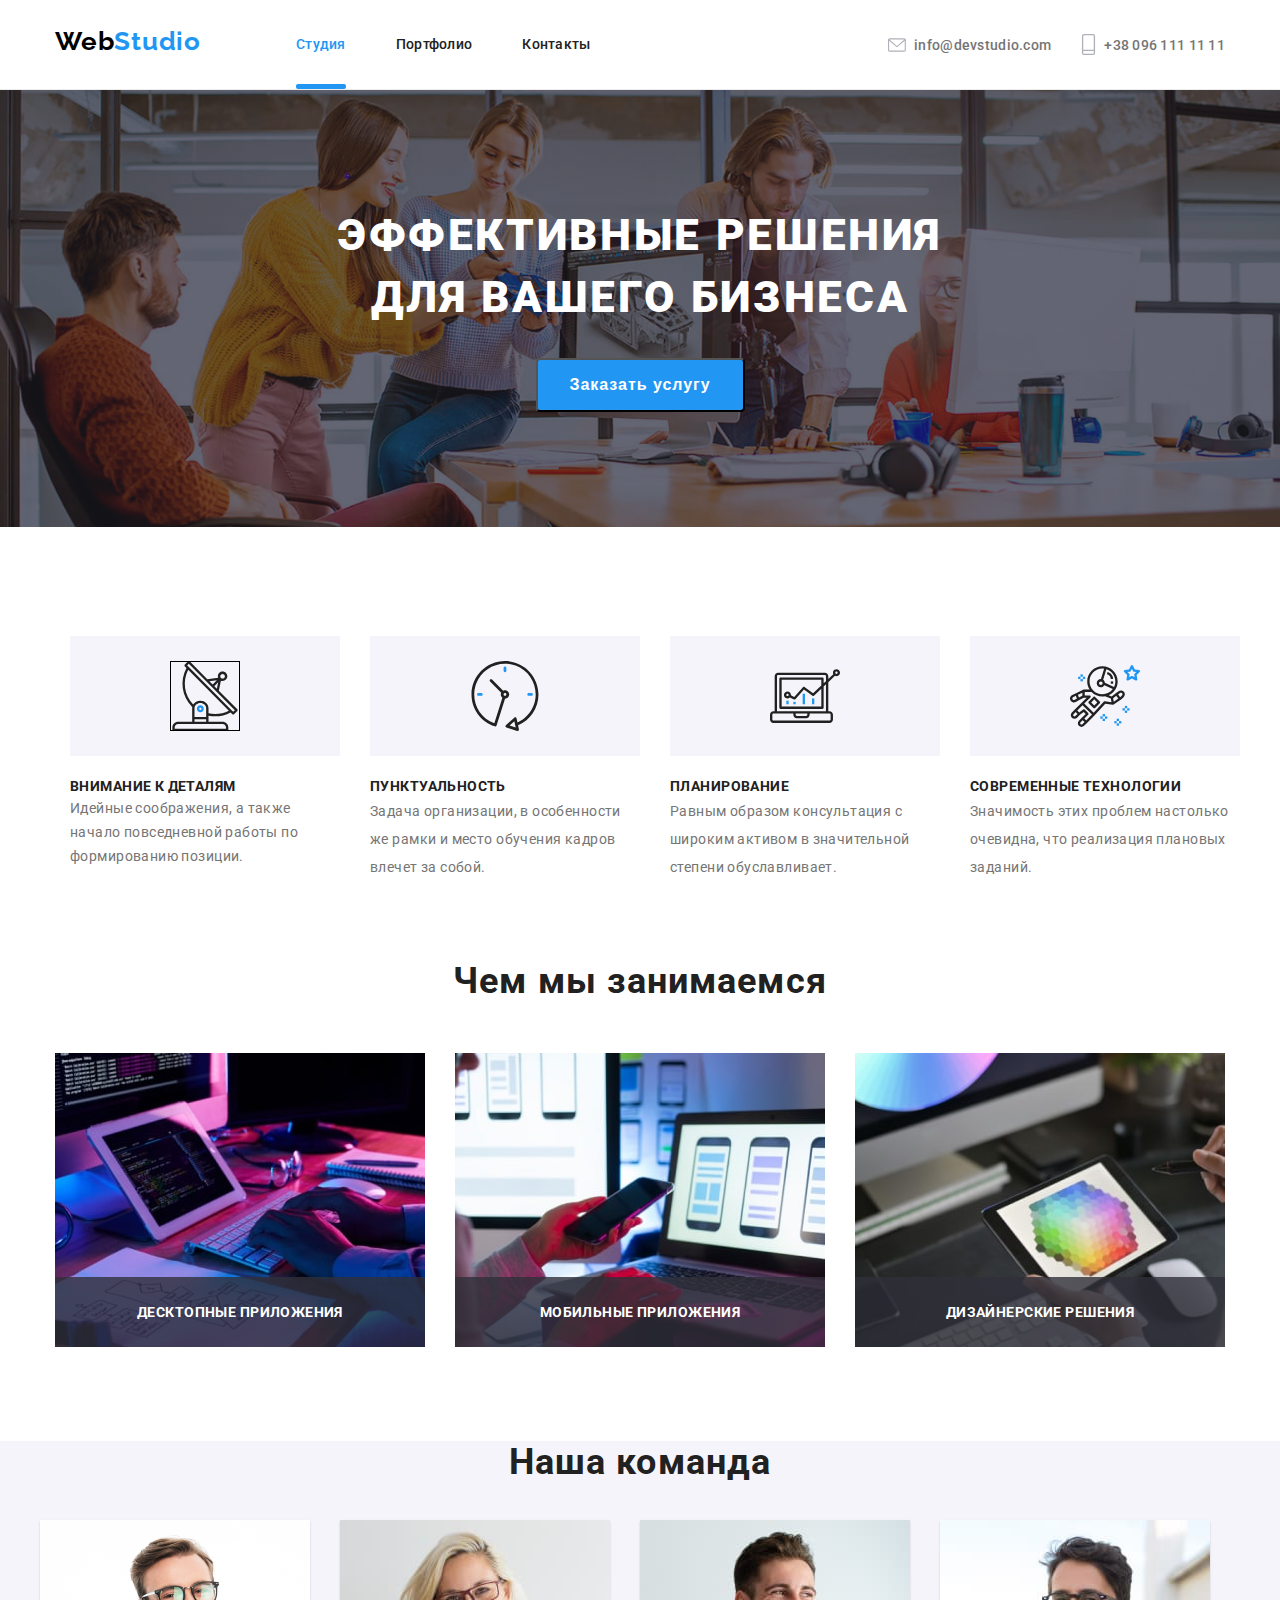
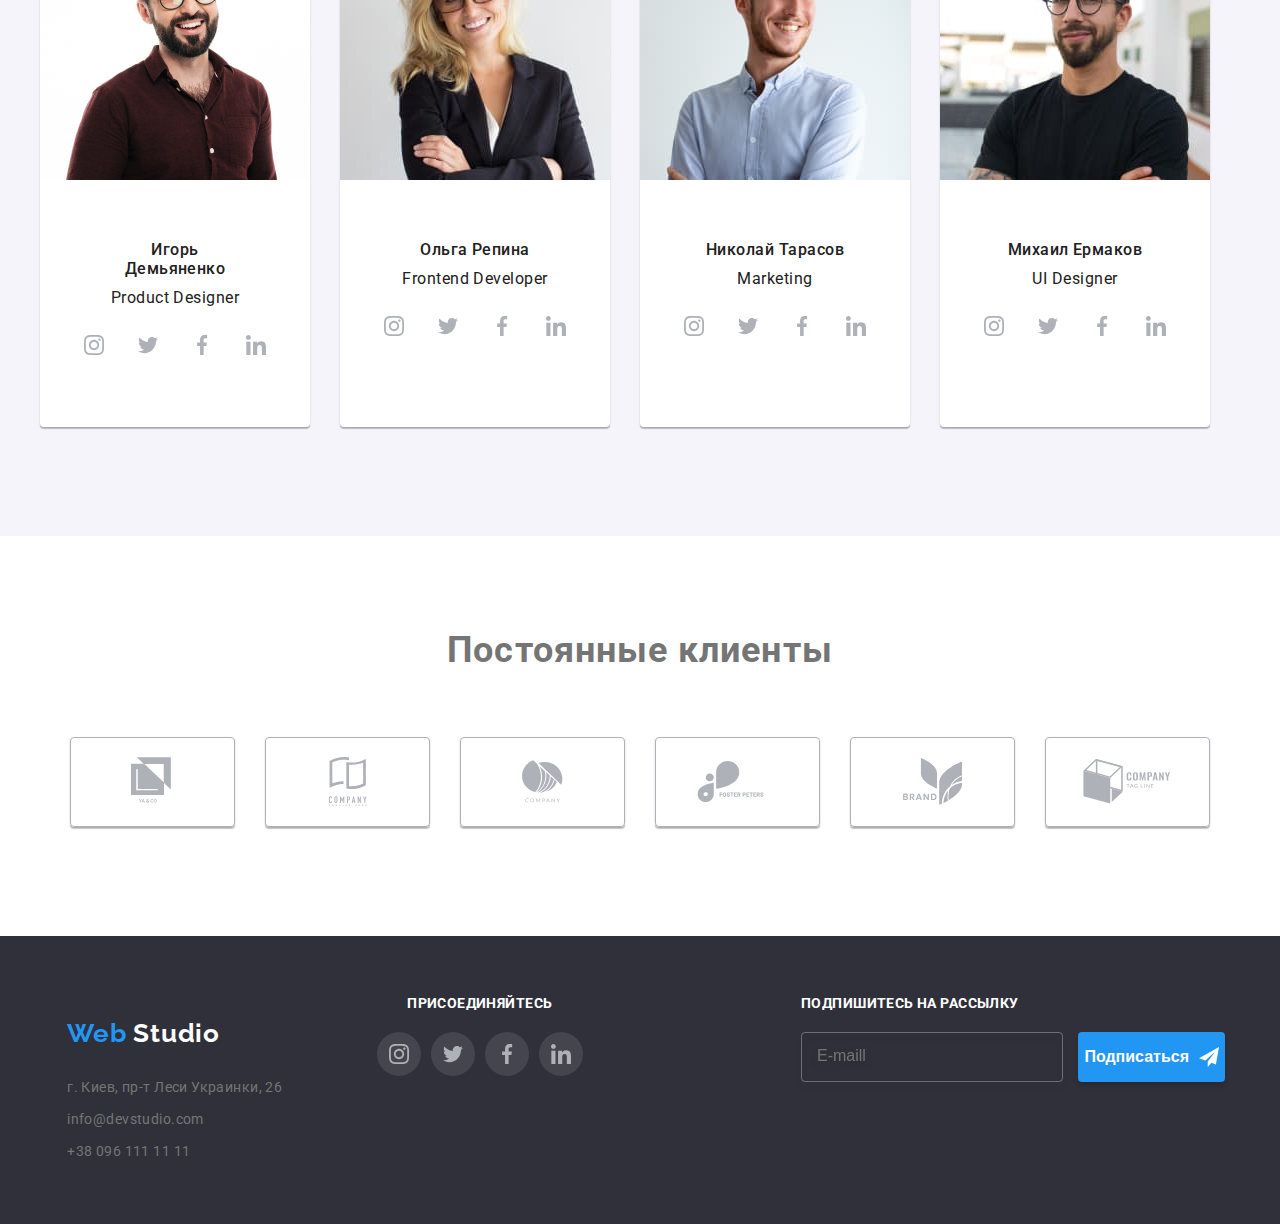
<file: index.html>
<!DOCTYPE html>
<html lang="ru">
<head>
    <meta charset="UTF-8">
    <meta http-equiv="X-UA-Compatible" content="IE=edge">
    <meta name="viewport" content="width=device-width, initial-scale=1.0">
    <title>домашнее задание#8</title>
    <link rel="preconnect" href="https://fonts.gstatic.com">
    <link href="https://fonts.googleapis.com/css2?family=Raleway:wght@700&family=Roboto:wght@400;500;700;900&display=swap" rel="stylesheet"> 
    <link rel="stylesheet" href="./css/styles.min.css">
</head>
<body class="page">

    <header class="header">
       <div class="container header__container"> 
        <a href="./index.html" class="logo "> Web<span class="logo__color">Studio</span> </a>
        <div class="mobile-menu" id="menu-container" data-menu>
        <nav class="navigation">
    <ul class="site-nav list ">
        <li class="site-nav__item"> <a href="" class="link site-nav__current current site-nav__link"> Студия</a></li>
       <li class="site-nav__item"><a href="./portfolio.html" class="link site-nav__link link-current" >Портфолио</a></li>
       <li class="site-nav__item"><a href="" class="link site-nav__link">Контакты</a></li>
    </ul>
        </nav>
        <div class="header-social-box">
    <ul class="contacts-nav "  > 
        <li class="contacts-nav__tel">
            <a href="tel:+380961111111" class=" contacts-nav__tel-a">
                <svg class="icon contacts-nav__tel-icon"> 
                    <use href="./images/tel.svg.svg#icon-Vector"> 
                    </use>
                </svg>
                 +38 096 111 11 11
                </a>
            </li>
       <li class=" contacts-nav__mail"> 
           <a href="mailto:info@devstudio.com" class=" contacts-nav__mail-a">
               <svg class="icon contacts-nav__mail-icon" >
                   <use  href="./images/sprite.svg.svg#icon-envelopehsvg"> </use>
               </svg>
               info@devstudio.com 
            </a>
        </li>
  
    </ul>
    <ul class="header-socials">
        <li class="header-socials__item">
          <a href="" class="header-socials__link">Instagram</a>
        </li>
        <li class="header-socials__item">
          <a href="" class="header-socials__link">Twitter</a>
        </li>
        <li class="header-socials__item">
          <a href="" class="header-socials__link">Facebook</a>
        </li>
        <li class="header-socials__item">
          <a href="" class="header-socials__link">LinkedIn</a>
        </li>
      </ul>
    </div>
</div>
<button
type="button"
class="header-menu-button"
aria-label="Переход мобильного меню"
aria-expanded="false"
data-menu-button
>
<svg class="header-menu-button__svg" width="40" height="40">
  <use
    class="header-menu-button__icon header-menu-button__icon--cross"
    href="./images/icon/menu.svg#icon-cross"
  ></use>
  <use
    class="header-menu-button__icon header-menu-button__icon--menu"
    href="./images/icon/menu.svg#icon-menu"
  ></use>
</svg>
</button>
       </div>
   </header> 
  
 <main>
       <section class="hero">
           <div class="container">
           <h1 class="hero__title  hero-container"> Эффективные решения <br />для вашего бизнеса</h1>
           <button type="button" class="knob hero__knob hero-container" data-modal-open >Заказать услугу </button>
        </div>
       </section>  
      
        <section class="feature section"> 
           <div class="container">
               <h2 class="visually-hidden" > Секции </h2>
            <ul class="features list grid">
                <li class="section__item antenna"> 
                    <h3 class="features__title"> Внимание к деталям</h3>
                    <p class="features-text"> Идейные соображения, а также начало повседневной работы по формированию позиции.</p>
                </li>
                <li class="section__item clock">
                    <h3 class="features__title"> Пунктуальность</h3>
                    <p class="features__text"> Задача организации, в особенности же рамки и место обучения кадров влечет за собой.</p>
                </li>
                <li class="section__item diagrama">
                    <h3 class="features__title"> Планирование </h3>
                    <p class="features__text"> Равным образом консультация с широким активом в значительной степени обуславливает.</p>
                </li>
                <li class="section__item astronaut">
                    <h3 class="features__title">Современные технологии </h3>
                    <p class="features__text" > Значимость этих проблем настолько очевидна, что реализация плановых заданий.</p>
                </li>
            </ul>
        </div>
        </section> 
     <section class="section-foto">
            <div class="container">
               <h2 class="section__title"> Чем мы занимаемся</h2>
                <ul class="list grid__img">
                <li class="grid__foto">
                    <div class="grid__foto-img">
                        <picture>
                            <source srcset="./images/grid/grid-1.jpg 1x, ./images/grid/grid-1-@2x.jpg 2x"/>
                            <img src="./images/img.jpg" alt="печает" width="370" > 
                        </picture>
                   <div class="grid__foto-box">   
                <p class="grid__foto-text"> Десктопные приложения</p>
            </div>
            </div>
                </li>
                <li class="grid__foto">
                    <div class="grid__foto-img">
                        <picture>
                            <source srcset="./images/grid/grid-2.jpg 1x, ./images/grid/grid-2-@2x.jpg 2x"/>
                    <img src="./images/img1.jpg" alt="телефон" width="370">
                </picture>
                <div class="grid__foto-box">
                    <p class="grid__foto-text"> Мобильные приложения</p>
                </div>
                </div>
                </li>
                <li class="grid__foto">
                    <div class="grid__foto-img">
                        <picture>
                            <source srcset="./images/grid/grid-3.jpg 1x, ./images/grid/grid-3-@2x.jpg 2x"/>
                    <img src="./images/img2.jpg" alt="планшет" width="370">
                </picture>
                <div class="grid__foto-box">
                    <p class="grid__foto-text"> Дизайнерские решения</p>
                </div>
                </div>
                </li>
            </ul> 
        </div>
        </section>  
       
    <section class="team">
        <div class="container personnel">
            <h2 class="team__title"> Наша команда</h2>
            <ul class="list grid__team">
                <li class="grid__item team__item">
                    <picture>
                        <source srcset="./images/personnel/desktop/team-1-desk.jpg 1x, ./images/personnel/desktop/team-1-@2x-desk.jpg 2x" media="(min-width: 1200px)" />
                        <source srcset="./images/personnel/tablet/team-1-tab.jpg 1x, ./images/personnel/tablet/team-1-@2x-tab.jpg 2x" media="(min-width: 768px)"/>
                        <source srcset="./images/personnel/mobile/team-1-mob.jpg 1x, ./images/personnel/mobile/team-1-@2x-mob.jpg 2x" media="(max-width: 767px)"/>
                        <img class="personnel__img" src="./images/personnel/img.jpg" alt="игорь" width="450">
                    </picture>
                   
                    <h3 class="personnel__title">Игорь Демьяненко</h3>
                    <p class="team__text" lang="en"> Product Designer</p>
                    <ul class="list social-icons">
                        <li class="social-icons__item">
                            <a href="" class="social-icons__link" target="_blank" rel="noopener noreferrer">
                                <svg class="icon social-icons__icon">
                                    <use href=" ./images/sprite.svg.svg#icon-instagramsvg"></use>
                                </svg>
                            </a>
                        </li>
                        <li class="social-icons__item">
                            <a href="" class="social-icons__link" target="_blank" rel="noopener noreferrer">
                                <svg class="icon social-icons__icon">
                                    <use href="./images/sprite.svg.svg#icon-twittersvg"></use>
                                </svg>
                            </a>
                        </li>
                        <li class="social-icons__item">
                            <a href="" class="social-icons__link" target="_blank" rel="noopener noreferrer">
                                <svg class="icon social-icons__icon">
                                    <use href="./images/sprite.svg.svg#icon-facebooksvg"></use>
                                </svg>
                            </a>
                        </li>
                        <li class="social-icons__item">
                            <a href="" class="social-icons__link" target="_blank" rel="noopener noreferrer">
                                <svg class="icon social-icons__icon">
                                    <use href="./images/sprite.svg.svg#icon-linkedinsvg"></use>
                                </svg>
                            </a>
                        </li>
                    </ul>
                </li>
                <li class="grid__item team__item">
                    <picture>
                        <source srcset="./images/personnel/desktop/team-2-desk.jpg 1x, ./images/personnel/desktop/team-2-@2x-desk.jpg 2x" media="(min-width: 1200px)" />
                        <source srcset="./images/personnel/tablet/team-2-tab.jpg 1x, ./images/personnel/tablet/team-2-@2x-tab.jpg 2x" media="(min-width: 768px)"/>
                        <source srcset="./images/personnel/mobile/team-2-mob.jpg 1x, ./images/personnel/mobile/team-2-@2x-mob.jpg 2x" media="(max-width: 767px)"/>
                        <img class="personnel__img" src="./images/personnel/img1.jpg" alt="оля" width="450">
                    </picture>
                    
                    <h3 class="personnel__title">Ольга Репина</h3>
                    <p class="team__text" lang="en"> Frontend Developer</p>
                    <ul class="list social-icons">
                        <li class="social-icons__item">
                            <a href="" class="social-icons__link" target="_blank" rel="noopener noreferrer">
                                <svg class="icon social-icons__icon">
                                    <use href=" ./images/sprite.svg.svg#icon-instagramsvg"></use>
                                </svg>
                            </a>
                        </li>
                        <li class="social-icons__item">
                            <a href="" class="social-icons__link" target="_blank" rel="noopener noreferrer">
                                <svg class="icon social-icons__icon">
                                    <use href="./images/sprite.svg.svg#icon-twittersvg"></use>
                                </svg>
                            </a>
                        </li>
                        <li class="social-icons__item">
                            <a href="" class="social-icons__link" target="_blank" rel="noopener noreferrer">
                                <svg class="icon social-icons__icon">
                                    <use href="./images/sprite.svg.svg#icon-facebooksvg"></use>
                                </svg>
                            </a>
                        </li>
                        <li class="social-icons__item">
                            <a href="" class="social-icons__link" target="_blank" rel="noopener noreferrer">
                                <svg class="icon social-icons__icon">
                                    <use href="./images/sprite.svg.svg#icon-linkedinsvg"></use>
                                </svg>
                            </a>
                        </li>
                    </ul>
                </li>
                <li class="grid__item team__item">
                    <picture>
                        <source srcset="./images/personnel/desktop/team-3-desk.jpg 1x, ./images/personnel/desktop/team-3-@2x-desk.jpg 2x" media="(min-width: 1200px)" />
                        <source srcset="./images/personnel/tablet/team-3-tab.jpg 1x, ./images/personnel/tablet/team-3-@2x-tab.jpg 2x" media="(min-width: 768px)" />
                        <source srcset="./images/personnel/mobile/team-3-mob.jpg 1x, ./images/personnel/mobile/team-3-@2x-mob.jpg 2x" media="(max-width: 767px)"/>
                        <img class="personnel__img" src="./images/personnel/img2.jpg" alt="коля" width="450">
                    </picture>
                    
                    <h3 class="personnel__title">Николай Тарасов</h3>
                    <p class="team__text" lang="en"> Marketing</p>
                    <ul class="list social-icons">
                        <li class="social-icons__item">
                            <a href="" class="social-icons__link" target="_blank" rel="noopener noreferrer">
                                <svg class="icon social-icons__icon">
                                    <use href=" ./images/sprite.svg.svg#icon-instagramsvg"></use>
                                </svg>
                            </a>
                        </li>
                        <li class="social-icons__item">
                            <a href="" class="social-icons__link" target="_blank" rel="noopener noreferrer">
                                <svg class="icon social-icons__icon">
                                    <use href="./images/sprite.svg.svg#icon-twittersvg"></use>
                                </svg>
                            </a>
                        </li>
                        <li class="social-icons__item">
                            <a href="" class="social-icons__link" target="_blank" rel="noopener noreferrer">
                                <svg class="icon social-icons__icon">
                                    <use href="./images/sprite.svg.svg#icon-facebooksvg"></use>
                                </svg>
                            </a>
                        </li>
                        <li class="social-icons__item">
                            <a href="" class="social-icons__link" target="_blank" rel="noopener noreferrer">
                                <svg class="icon social-icons__icon">
                                    <use href="./images/sprite.svg.svg#icon-linkedinsvg"></use>
                                </svg>
                            </a>
                        </li>
                    </ul>
                </li>
                <li class="grid__item team__item">
                    <picture>
                        <source srcset="./images/personnel/desktop/team-4-desk.jpg 1x, ./images/personnel/desktop/team-4-@2x-desk.jpg 2x" media="(min-width: 1200px)"/>
                        <source srcset="./images/personnel/tablet/team-4-tab.jpg 1x, ./images/personnel/tablet/team-4-@2x-tab.jpg 2x" media="(min-width: 768px)"/>
                        <source srcset="./images/personnel/mobile/team-4-mob.jpg 1x, ./images/personnel/mobile/team-4-@2x-mob.jpg 2x" media="(max-width: 767px)"/>
                        <img class="personnel__img" src="./images/personnel/img3.jpg" alt="миша" width="450">
                    </picture>
                   
                    <h3 class="personnel__title" >Михаил Ермаков</h3>
                    <p class="team__text" lang="en"> UI Designer</p>
                    <ul class="list social-icons">
                        <li class="social-icons__item">
                            <a href="" class="social-icons__link" target="_blank" rel="noopener noreferrer">
                                <svg class="icon social-icons__icon">
                                    <use href=" ./images/sprite.svg.svg#icon-instagramsvg"></use>
                                </svg>
                            </a>
                        </li>
                        <li class="social-icons__item">
                            <a href="" class="social-icons__link" target="_blank" rel="noopener noreferrer">
                                <svg class="icon social-icons__icon">
                                    <use href="./images/sprite.svg.svg#icon-twittersvg"></use>
                                </svg>
                            </a>
                        </li>
                        <li class="social-icons__item">
                            <a href="" class="social-icons__link" target="_blank" rel="noopener noreferrer">
                                <svg class="icon social-icons__icon">
                                    <use href="./images/sprite.svg.svg#icon-facebooksvg"></use>
                                </svg>
                            </a>
                        </li>
                        <li class="social-icons__item">
                            <a href="" class="social-icons__link" target="_blank" rel="noopener noreferrer">
                                <svg class="icon social-icons__icon">
                                    <use href="./images/sprite.svg.svg#icon-linkedinsvg"></use>
                                </svg>
                            </a>
                        </li>
                    </ul>
                </li>
            </ul>
        </div>  
        </section>  
         <section class="clients">
        <div class="container">
            <h2 class="clients__title"> Постоянные клиенты </h2>
             <ul class="clients__list list">
                 <li class="clients__list-item grid__item">
                     <a class="clients__link" href="" target="_blank" rel="noopener noreferrer" aria-label="логотип компании">
                         <svg class="clients__link-item icon" width="44" height="49">
                             <use href="./images/logo.svg.svg#icon-logo1svg"></use>
                         </svg>
                     </a>
                 </li>
                 <li class="clients__list-item grid__item">
                     <a class="clients__link" href="" target="_blank" rel="noopener noreferrer" aria-label="логотип компании">
                         <svg class="clients__link-item icon" width="44" height="49">
                             <use href="./images/logo.svg.svg#icon-logo2svg"></use>
                         </svg>
                     </a>
                 </li>
                 <li class="clients__list-item grid__item">
                     <a class="clients__link" href="" target="_blank" rel="noopener noreferrer" aria-label="логотип компании">
                         <svg class="clients__link-item icon" width="41" height="43">
                             <use href="./images/logo.svg.svg#icon-Objectsvg"></use>
                         </svg>
                     </a>
                 </li>
                 <li class="clients__list-item grid__item">
                     <a class="clients__link" href="" target="_blank" rel="noopener noreferrer" aria-label="логотип компании">
                         <svg class="clients__link-item icon" width="80" height="42">
                             <use href="./images/logo.svg.svg#icon-logo4svg"></use>
                         </svg>
                     </a>
                 </li>
                 <li class="clients__list-item grid__item">
                     <a class="clients__link" href="" target="_blank" rel="noopener noreferrer" aria-label="логотип компании">
                         <svg class="clients__link-item icon" width="59" height="47">
                             <use href="./images/logo.svg.svg#icon-logo5svg"></use>
                         </svg>
                     </a>
                 </li>
                 <li class="clients__list-item grid__item">
                     <a class="clients__link" href="" target="_blank" rel="noopener noreferrer" aria-label="логотип компании">
                         <svg class="clients__link-item icon" width="88" height="45">
                             <use href="./images/logo.svg.svg#icon-logo6svg"></use>
                         </svg>
                     </a>
                 </li>
             </ul>
        </div>
    </section>   
   </main>
   
    <footer class="footer">
    <div class="container  contacts-blocks footer__contacts-blocks">
     <div class="footer__box">
        <address class="footer__studio">
      <a href="./index.html" class="logo footer__studio-logo"> 
          <span class="logo__color">Web</span>
          <span class="footer__studio-studio">Studio</span> 
      </a>
          <p><a class="footer__studio-street" href="https://goo.gl/maps/mErKs5GL6dfHphj38" target="_blank" rel="noopener noreferrer"> г. Киев, пр-т Леси Украинки, 26</a></p>
          <ul class="footer__studio-list list">
          <li> <a class="footer__studio-list-link" href="mailto:info@devstudio.com"> info@devstudio.com</a> </li>
          <li><a class="footer__studio-list-link" href="tel:+380961111111"> +38 096 111 11 11</a></li>
       </ul>
      </address>
    
  <div class="footer-social">
      <h3 class="footer-social__title">ПРИСОЕДИНЯЙТЕСЬ</h3>
      <ul class="list footer-social-list">
          <li class="footer-social-list__item">
              <a href="" class="footer-social-list__link" target="_blank" rel="noopener noreferrer">
                  <svg class="icon footer-social-list__icon" width="20" height="20">
                      <use href=" ./images/sprite.svg.svg#icon-instagramsvg"></use>
                  </svg>
              </a>
          </li>
          <li class="footer-social-list__item">
              <a href="" class="footer-social-list__link" target="_blank" rel="noopener noreferrer">
                  <svg class="icon footer-social-list__icon" width="20" height="20">
                      <use href="./images/sprite.svg.svg#icon-twittersvg"></use>
                  </svg>
              </a>
          </li>
          <li class="footer-social-list__item">
              <a href="" class="footer-social-list__link" target="_blank" rel="noopener noreferrer">
                  <svg class="icon footer-social-list__icon" width="20" height="20">
                      <use href="./images/sprite.svg.svg#icon-facebooksvg"></use>
                  </svg>
              </a>
          </li>
          <li class="footer-social-list__item">
              <a href="" class="footer-social-list__link" target="_blank" rel="noopener noreferrer">
                  <svg class="icon footer-social-list__icon" width="20" height="20" >
                      <use href="./images/sprite.svg.svg#icon-linkedinsvg"></use>
                  </svg>
              </a>
          </li>
      </ul>
  </div>
</div>


  <form class="form-footer ">
    <div class="form">
      <h3 class="form-footer__title">Подпишитесь на рассылку</h3>
          <div class="form-footer__box">
        <input type="email" name="mail" placeholder="E-maill" required class="form-footer__box-input" />
        <button type="submit" class="form-footer__box-button">
            Подписаться
            <svg class="form-footer__button-icon"width="20" height="20">
              <use href="./images/send.svg#icon-icon-send"></use>
            </svg>
        </button>
    </div>
    </div>
</form>
</div>
 </footer>  
  
 <div class="blackdrop is-hidden" data-modal>
    <div class="modal">
        <button class="modal__btd-close" data-modal-close>
            <svg class="modal__btd-close-icon" width="15" height="15" >
                <use href="./images/icon/close.svg#icon-close"> </use>
        </svg>
        </button>
        <form class="modal-form">
            <p class="modal-form__title">Оставьте свои данные, мы вам перезвоним</p>
            <div class="modal-form__line">
              <label for="user">Имя</label>
              <input type="text" name="user" id="user" class="modal-form__line-input" required autocomplete="off" />
              <svg class="modal-form__line-icon"   width="18" height="18">
                <use href="./images/address.svg#icon-user"></use>
              </svg>
            </div>
            <div class="modal-form__line">
              <label for="tel">Телефон</label>
              <input type="tel" name="tel" id="tel" class="modal-form__line-input" required />
              <svg class="modal-form__line-icon" width="18" height="18">
                <use href="./images/address.svg#icon-phone"></use>
              </svg>
            </div>
            <div class="modal-form__line">
              <label class="modal-form__line-label" for="email">Почта</label>
              <input type="email" name="email" id="email" class="modal-form__line-input" autocomplete="off" />
              <svg class="modal-form__line-icon" width="18" height="18">
                <use href="./images/address.svg#icon-email"></use>
              </svg>
            </div>
            <div class="modal-form__line">
              <label for="comment">Комментарий</label>
              <textarea class="modal-form__line-comment" id="comment" placeholder="Введите текст" rows="6"></textarea>
            </div>
            <div class="modal-form__check">
              <label class="modal-form__check-label">
                <input type="checkbox" class="modal-form__check-input" />
                <span class="modal-form__check-icon"> </span>
                <span class="modal-form__check-text"> Соглашаюсь с рассылкой и принимаю </span>
                <a href="" class="modal-form__check-labelcolor">Условия договора</a>
              </label>
            </div>
            <button type="submit" class="modal-form__button">Отправить</button>
          </form>
    </div>
</div>

   <script src="./js/menu.js"></script>
<script src="./js/modal.js"></script>  
</body>
</html>
</file>
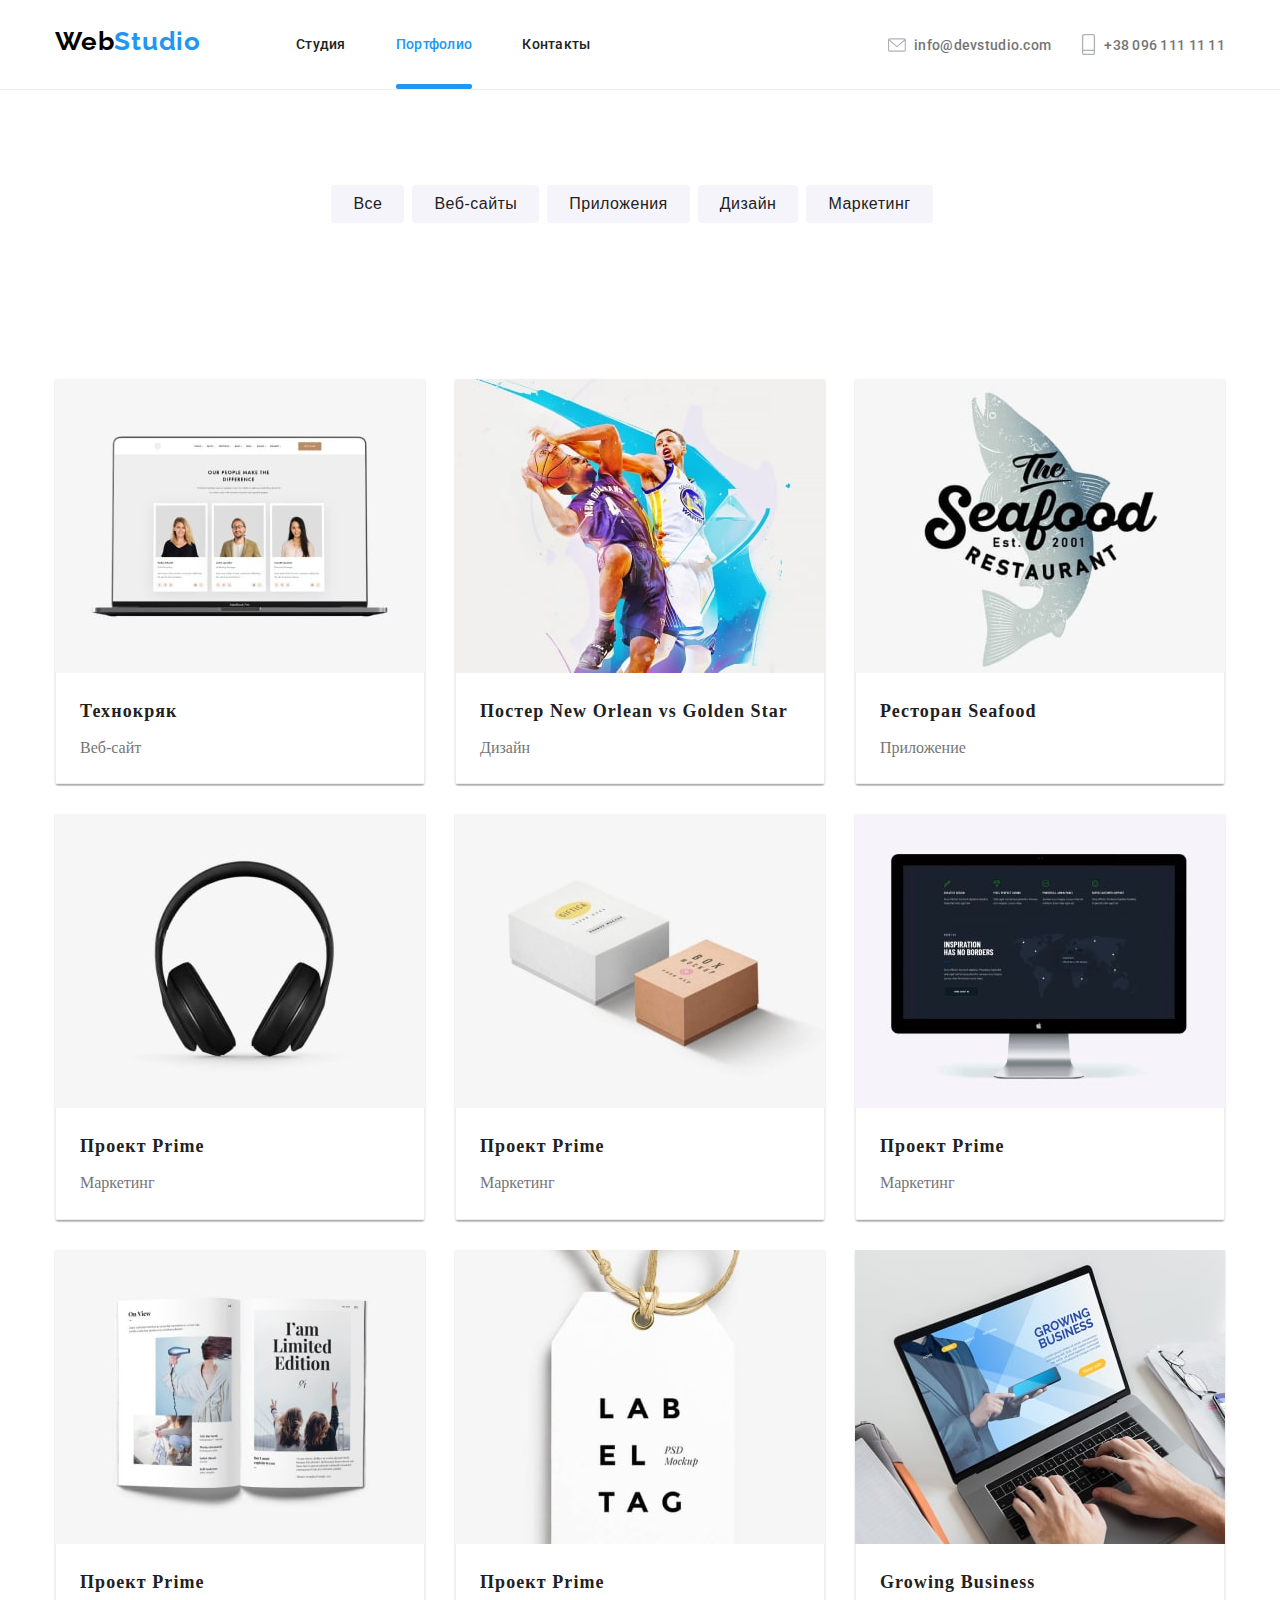
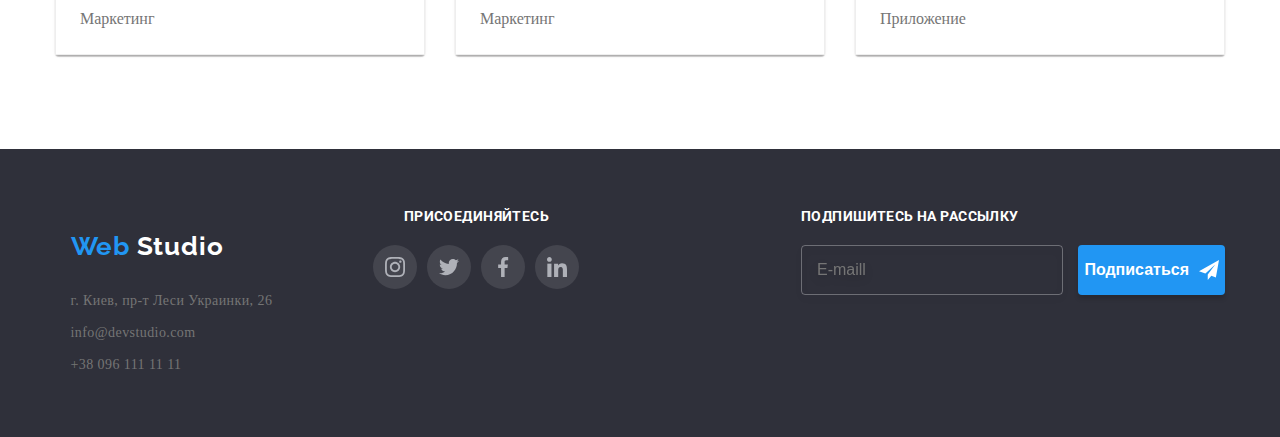
<file: portfolio.html>
<!DOCTYPE html>
<html lang="ru">
<head>
    <meta charset="UTF-8">
    <meta http-equiv="X-UA-Compatible" content="IE=edge">
    <meta name="viewport" content="width=device-width, initial-scale=1.0">
    <title>Портфолио</title>
    <link rel="preconnect" href="https://fonts.gstatic.com">
    <link href="https://fonts.googleapis.com/css2?family=Raleway:wght@700&family=Roboto:wght@400;500;700;900&display=swap" rel="stylesheet">
    <link rel="stylesheet" href="./css/styles.css">
</head>
<body class="potrfolio">
    <header class=" page header">
        <div class="portfolio__container header__portfolio__container"> 
            <a href="./index.html" class="logo "> Web<span class="logo__color">Studio</span> </a>
         <div class="mobile-menu" id="menu-container" data-menu>
         <nav class="navigation">
     <ul class="site-nav list">
         <li class="site-nav__item"> <a href="./index.html" class="link site-nav__link"> Студия</a></li>
        <li class="site-nav__item"><a href="./portfolio.html" class="link site-nav__link site-nav__current current">Портфолио</a></li>
        <li class="site-nav__item"><a href="" class="link site-nav__link">Контакты</a></li>
     </ul>
         </nav>
         <div class="header-social-box">
            <ul class="contacts-nav "  > 
                <li class="contacts-nav__tel">
                    <a href="tel:+380961111111" class=" contacts-nav__tel-a">
                        <svg class="icon contacts-nav__tel-icon"> 
                            <use href="./images/tel.svg.svg#icon-Vector"> 
                            </use>
                        </svg>
                         +38 096 111 11 11
                        </a>
                    </li>
               <li class=" contacts-nav__mail"> 
                   <a href="mailto:info@devstudio.com" class=" contacts-nav__mail-a">
                       <svg class="icon contacts-nav__mail-icon" >
                           <use  href="./images/sprite.svg.svg#icon-envelopehsvg"> </use>
                       </svg>
                       info@devstudio.com 
                    </a>
                </li>
          
            </ul>
            <ul class="header-socials">
                <li class="header-socials__item">
                  <a href="" class="header-socials__link">Instagram</a>
                </li>
                <li class="header-socials__item">
                  <a href="" class="header-socials__link">Twitter</a>
                </li>
                <li class="header-socials__item">
                  <a href="" class="header-socials__link">Facebook</a>
                </li>
                <li class="header-socials__item">
                  <a href="" class="header-socials__link">LinkedIn</a>
                </li>
              </ul>
            </div>
 </div>
 <button
 type="button"
 class="header-menu-button"
 aria-label="Переход мобильного меню"
 aria-expanded="false"
 data-menu-button
 >
 <svg class="header-menu-button__svg" width="40" height="40">
   <use
     class="header-menu-button__icon header-menu-button__icon--cross"
     href="./images/icon/menu.svg#icon-cross"
   ></use>
   <use
     class="header-menu-button__icon header-menu-button__icon--menu"
     href="./images/icon/menu.svg#icon-menu"
   ></use>
 </svg>
 </button>
        </div>
    </header> 
           <main>
                <div class="portfolio__container  ">
                <h1 class="visually-hidden"> Наши работы</h1>
                <nav class="portfolio-navigator">
                  <div class="portfolio-navigator__list" > 
                     <button class="portfolio-navigator__list-button "> Все </button> 
                     <button class="portfolio-navigator__list-button "> Веб-сайты </button>  
                     <button  class="portfolio-navigator__list-button "> Приложения </button>
                     <button  class="portfolio-navigator__list-button "> Дизайн </button>
                     <button  class="portfolio-navigator__list-button "> Маркетинг </button>
                    </div> 
                </nav>
               
               
                    <div class=" projects section ">
                        <ul class="list projects__list grid">
                            <li class="projects__items grid__item">
                              <a class="link projects__link" href="">
                                <div class="projects__projects-container">
                                   <picture>
                                       <source srcset="./images/portfolio/desktop/card-1-desk.jpg 1x, ./images/portfolio/desktop/card1-@2x-desk.jpg 2x" media="(min-width: 1200px)" />
                                       <source srcset="./images/portfolio/tablet/card-1-tab.jpg 1x, ./images/portfolio/tablet/card1-@2x-tab.jpg 2x" media="(min-width: 768px)"/>
                                       <source srcset="./images/portfolio/mobile/card-1-mob.jpg 1x, ./images/portfolio/mobile/card1-@2x-mob.jpg 2x" media="(max-width: 767px)"/>
                               <img class=" " src="./images/portfolio/img1.jpg" alt="ноут" width="450">
                                   </picture>
                               
                               <p class="projects__projects-details"> Технокряк это современная площадка распространения коронавируса. Компании используют эту платформу для цифрового шпионажа и атак на защищённые сервера конкурентов.</p>
                           
                           </div>
                           <div class="projects__container-profession">
                            <h3 class="projects__projects-title">Технокряк</h3>
                            <p class="projects__projects-profession">Веб-сайт</p>
                          </div>
                        </a>
                      </li>
                      <li class="projects__items grid__item">
                        <a class="link projects__link" href="">
                          <div class="projects__projects-container">
                                   <picture>
                                       <source srcset="./images/portfolio/desktop/card-2-desk.jpg 1x, ./images/portfolio/desktop/card2-@2x-desk.jpg 2x" media="(min-width: 1200px)" />
                                       <source srcset="./images/portfolio/tablet/card-2-tab.jpg 1x, ./images/portfolio/tablet/card2-@2x-tab.jpg 2x" media="(min-width: 768px)"/>
                                       <source srcset="./images/portfolio/mobile/card-2-mob.jpg 1x, ./images/portfolio/mobile/card2-@2x-mob.jpg 2x" media="(max-width: 767px)"/>
                              <img class="" src="./images/portfolio/img2.jpg" alt="баскетбол" width="450">
                              </picture>
                               <p class="projects__projects-details"> Технокряк это современная площадка распространения коронавируса. Компании используют эту платформу для цифрового шпионажа и атак на защищённые сервера конкурентов.</p>
                           
                           </div>
                           <div class="projects__container-profession">
                            <h3 class="projects__projects-title">Постер New Orlean vs Golden Star</h3>
                            <p class="projects__projects-profession">Дизайн</p>
                          </div>
                        </a>
                      </li>
                      <li class="projects__items grid__item">
                        <a class="link projects__link" href="">
                          <div class="projects__projects-container">
                               <picture>
                                   <source srcset="./images/portfolio/desktop/card-3-desk.jpg 1x, ./images/portfolio/desktop/card3-@2x-desk.jpg 2x" media="(min-width: 1200px)" />
                                   <source srcset="./images/portfolio/tablet/card-3-tab.jpg 1x, ./images/portfolio/tablet/card3-@2x-tab.jpg 2x" media="(min-width: 768px)"/>
                                   <source srcset="./images/portfolio/mobile/card-3-mob.jpg 1x, ./images/portfolio/mobile/card3-@2x-mob.jpg 2x" media="(max-width: 767px)"/>
                          <img class="" src="./images/portfolio/img3.jpg" alt="рыба" width="450">
                               </picture>
                         
                           <p class="projects__projects-details"> Технокряк это современная площадка распространения коронавируса. Компании используют эту платформу для цифрового шпионажа и атак на защищённые сервера конкурентов.</p>
                      
                       </div>
                       <div class="projects__container-profession">
                        <h3 class="projects__projects-title">Ресторан Seafood</h3>
                        <p class="projects__projects-profession">Приложение</p>
                      </div>
                    </a>
                  </li>
                  <li class="projects__items grid__item">
                    <a class="link projects__link" href="">
                      <div class="projects__projects-container">
                           <picture>
                               <source srcset="./images/portfolio/desktop/card-4-desk.jpg 1x, ./images/portfolio/desktop/card4-@2x-desk.jpg 2x" media="(min-width: 1200px)" />
                               <source srcset="./images/portfolio/tablet/card-4-tab.jpg 1x, ./images/portfolio/tablet/card4-@2x-tab.jpg 2x" media="(min-width: 768px)"/>
                               <source srcset="./images/portfolio/mobile/card-4-mob.jpg 1x, ./images/portfolio/mobile/card4-@2x-mob.jpg 2x" media="(max-width: 767px)"/>
                         <img class="" src="./images/portfolio/img4.jpg" alt="наушники" width="450">
                         </picture>
                         
                           <p class="projects__projects-details" > Технокряк это современная площадка распространения коронавируса. Компании используют эту платформу для цифрового шпионажа и атак на защищённые сервера конкурентов.</p>
                     
                       </div>
                       <div class="projects__container-profession">
                        <h3 class="projects__projects-title">Проект Prime</h3>
                        <p class="projects__projects-profession">Маркетинг</p>
                      </div>
                    </a>
                  </li>
                  <li class="projects__items grid__item">
                    <a class="link projects__link" href="">
                      <div class="projects__projects-container">
                               <picture>
                                   <source srcset="./images/portfolio/desktop/card-5-desk.jpg 1x, ./images/portfolio/desktop/card5-@2x-desk.jpg 2x" media="(min-width: 1200px)" />
                                   <source srcset="./images/portfolio/tablet/card-5-tab.jpg 1x, ./images/portfolio/tablet/card5-@2x-tab.jpg 2x" media="(min-width: 768px)"/>
                                   <source srcset="./images/portfolio/mobile/card-5-mob.jpg 1x, ./images/portfolio/mobile/card5-@2x-mob.jpg 2x" media="(max-width: 767px)"/>
                       <img class="" src="./images/portfolio/img5.jpg" alt="коробки" width="450">
                               </picture>
                      
                           <p class="projects__projects-details"> Технокряк это современная площадка распространения коронавируса. Компании используют эту платформу для цифрового шпионажа и атак на защищённые сервера конкурентов.</p>
                       
                       </div>
                       <div class="projects__container-profession">
                        <h3 class="projects__projects-title">Проект Prime</h3>
                        <p class="projects__projects-profession">Маркетинг</p>
                      </div>
                    </a>
                  </li>
                  <li class="projects__items grid__item">
                    <a class="link projects__link" href="">
                      <div class="projects__projects-container">
                       <picture>
                           <source srcset="./images/portfolio/desktop/card-6-desk.jpg 1x, ./images/portfolio/desktop/card6-@2x-desk.jpg 2x" media="(min-width: 1200px)" />
                           <source srcset="./images/portfolio/tablet/card-6-tab.jpg 1x, ./images/portfolio/tablet/card6-@2x-tab.jpg 2x" media="(min-width: 768px)"/>
                           <source srcset="./images/portfolio/mobile/card-6-mob.jpg 1x, ./images/portfolio/mobile/card6-@2x-mob.jpg 2x" media="(max-width: 767px)"/>
                     <img class="" src="./images/portfolio/img6.jpg" alt="монитор" width="450">
                     </picture>
                   
                       <p class="projects__projects-details"> Технокряк это современная площадка распространения коронавируса. Компании используют эту платформу для цифрового шпионажа и атак на защищённые сервера конкурентов.</p>
                  
                   </div>
                   <div class="projects__container-profession">
                    <h3 class="projects__projects-title">Проект Prime</h3>
                    <p class="projects__projects-profession">Маркетинг</p>
                  </div>
                </a>
              </li>
              <li class="projects__items grid__item">
                <a class="link projects__link" href="">
                  <div class="projects__projects-container">
                           <picture>
                               <source srcset="./images/portfolio/desktop/card-7-desk.jpg 1x, ./images/portfolio/desktop/card7-@2x-desk.jpg 2x" media="(min-width: 1200px)" />
                               <source srcset="./images/portfolio/tablet/card-7-tab.jpg 1x, ./images/portfolio/tablet/card7-@2x-tab.jpg 2x" media="(min-width: 768px)"/>
                               <source srcset="./images/portfolio/mobile/card-7-mob.jpg 1x, ./images/portfolio/mobile/card7-@2x-mob.jpg 2x" media="(max-width: 767px)"/>
                       <img class="" src="./images/portfolio/img7.jpg" alt="журнал" width="450">
                           </picture>
                      
                           <p class="projects__projects-details"> Технокряк это современная площадка распространения коронавируса. Компании используют эту платформу для цифрового шпионажа и атак на защищённые сервера конкурентов.</p>
                    
                       </div>
                        <div class="projects__container-profession">
                        <h3 class="projects__projects-title">Проект Prime</h3>
                        <p class="projects__projects-profession">Маркетинг</p>
                      </div>
                    </a>
                  </li>
                  <li class="projects__items grid__item">
                    <a class="link projects__link" href="">
                      <div class="projects__projects-container">
                           <picture>
                               <source srcset="./images/portfolio/desktop/card-8-desk.jpg 1x, ./images/portfolio/desktop/card8-@2x-desk.jpg 2x" media="(min-width: 1200px)" />
                               <source srcset="./images/portfolio/tablet/card-8-tab.jpg 1x, ./images/portfolio/tablet/card8-@2x-tab.jpg 2x" media="(min-width: 768px)"/>
                               <source srcset="./images/portfolio/mobile/card-8-mob.jpg 1x, ./images/portfolio/mobile/card8-@2x-mob.jpg 2x" media="(max-width: 767px)"/>
                       <img class="" src="./images/portfolio/img8.jpg" alt="бирка" width="450">
                       </picture>
                      
                           <p class="projects__projects-details" > Технокряк это современная площадка распространения коронавируса. Компании используют эту платформу для цифрового шпионажа и атак на защищённые сервера конкурентов.</p>
                    
                       </div>
                       <div class="projects__container-profession">
                        <h3 class="projects__projects-title">Проект Prime</h3>
                        <p class="projects__projects-profession">Маркетинг</p>
                      </div>
                    </a>
                  </li>
                  <li class="projects__items grid__item">
                    <a class="link projects__link" href="">
                      <div class="projects__projects-container">
                           <picture>
                               <source srcset="./images/portfolio/desktop/card-9-desk.jpg 1x, ./images/portfolio/desktop/card9-@2x-desk.jpg 2x" media="(min-width: 1200px)" />
                               <source srcset="./images/portfolio/tablet/card-9-tab.jpg 1x, ./images/portfolio/tablet/card9-@2x-tab.jpg 2x" media="(min-width: 768px)"/>
                               <source srcset="./images/portfolio/mobile/card-9-mob.jpg 1x, ./images/portfolio/mobile/card9-@2x-mob.jpg 2x" media="(max-width: 767px)"/>
                       <img class="" src="./images/portfolio/img9.jpg" alt="работа" width="450">
                       </picture>
                     
                           <p class="projects__projects-details"> Технокряк это современная площадка распространения коронавируса. Компании используют эту платформу для цифрового шпионажа и атак на защищённые сервера конкурентов.</p>
                      
                       </div>
                       <div class="projects__container-profession">
                        <h3 class="projects__projects-title">Growing Business</h3>
                        <p class="projects__projects-profession">Приложение</p>
                      </div>
                    </a>
                  </li>
                </ul>
              </div>
                </div>
           </main>
    
           <footer class="footer">
            <div class="container  contacts-blocks footer__contacts-blocks">
             <div class="footer__box">
                <address class="footer__studio">
              <a href="./index.html" class="logo footer__studio-logo"> 
                  <span class="logo__color">Web</span>
                  <span class="footer__studio-studio">Studio</span> 
              </a>
                  <p><a class="footer__studio-street" href="https://goo.gl/maps/mErKs5GL6dfHphj38" target="_blank" rel="noopener noreferrer"> г. Киев, пр-т Леси Украинки, 26</a></p>
                  <ul class="footer__studio-list list">
                  <li> <a class="footer__studio-list-link" href="mailto:info@devstudio.com"> info@devstudio.com</a> </li>
                  <li><a class="footer__studio-list-link" href="tel:+380961111111"> +38 096 111 11 11</a></li>
               </ul>
              </address>
            
          <div class="footer-social">
              <h3 class="footer-social__title">ПРИСОЕДИНЯЙТЕСЬ</h3>
              <ul class="list footer-social-list">
                  <li class="footer-social-list__item">
                      <a href="" class="footer-social-list__link" target="_blank" rel="noopener noreferrer">
                          <svg class="icon footer-social-list__icon" width="20" height="20">
                              <use href=" ./images/sprite.svg.svg#icon-instagramsvg"></use>
                          </svg>
                      </a>
                  </li>
                  <li class="footer-social-list__item">
                      <a href="" class="footer-social-list__link" target="_blank" rel="noopener noreferrer">
                          <svg class="icon footer-social-list__icon" width="20" height="20">
                              <use href="./images/sprite.svg.svg#icon-twittersvg"></use>
                          </svg>
                      </a>
                  </li>
                  <li class="footer-social-list__item">
                      <a href="" class="footer-social-list__link" target="_blank" rel="noopener noreferrer">
                          <svg class="icon footer-social-list__icon" width="20" height="20">
                              <use href="./images/sprite.svg.svg#icon-facebooksvg"></use>
                          </svg>
                      </a>
                  </li>
                  <li class="footer-social-list__item">
                      <a href="" class="footer-social-list__link" target="_blank" rel="noopener noreferrer">
                          <svg class="icon footer-social-list__icon" width="20" height="20" >
                              <use href="./images/sprite.svg.svg#icon-linkedinsvg"></use>
                          </svg>
                      </a>
                  </li>
              </ul>
          </div>
        </div>

          <form class="form-footer ">
            <div class="form">
              <h3 class="form-footer__title">Подпишитесь на рассылку</h3>
                  <div class="form-footer__box">
                <input type="email" name="mail" placeholder="E-maill" required class="form-footer__box-input" />
                <button type="submit" class="form-footer__box-button">
                    Подписаться
                    <svg class="form-footer__button-icon"width="20" height="20">
                      <use href="./images/send.svg#icon-icon-send"></use>
                    </svg>
                </button>
            </div>
            </div>
        </form>
        </div>
         </footer> 
         <script src="./js/menu.js"></script>
    </body>
    </html>
</file>
<file: css/styles.css>
html {
  box-sizing: border-box;
}

*,
*::before,
*::after {
  box-sizing: inherit;
}

body {
  margin: 0;
}

body.modal-open {
  overflow: hidden;
}

.page {
  font-family: 'Roboto', sans-serif;
  font-weight: normal;
  font-size: 14px;
  line-height: 1.71;
  letter-spacing: 0.03em;
  color: var(--primary-text-color);
  background-color: var(--title-name-color);
}

a {
  text-decoration: none;
  outline: none;
  margin: 0;
}

h1,
h2,
h3,
h4,
h5,
h6,
p,
ul {
  margin-top: 0;
  margin-bottom: 0;
  padding-inline-start: 0;
}

.visually-hidden {
  position: absolute !important;
  clip: rect(1px 1px 1px 1px);
  clip: rect(1px, 1px, 1px, 1px);
  padding: 0 !important;
  border: 0 !important;
  height: 1px !important;
  width: 1px !important;
  overflow: hidden;
}

img {
  display: block;
  max-width: 100%;
}

.list {
  list-style: none;
}

.team {
  padding-bottom: 94px;
  background-color: var(--bg-page-color);
  text-align: center;
  margin-right: auto;
  margin-left: auto;
}

.section {
  padding-top: 94px;
  padding-bottom: 94px;
}

.portfolio,
.portfolio-page {
  font-family: Roboto, sans-serif;
  background-color: var(--title-name-color);
  color: var(--primary-text-color);
}

.container,
.portfolio__container,
.portfolio__container-footer {
  width: 100%;
  padding-right: 15px;
  padding-left: 15px;
  margin-right: auto;
  margin-left: auto;
  height: 100%;
}

@media screen and (min-width: 480px) {
  .container,
  .portfolio__container,
  .portfolio__container-footer {
    max-width: 480px;
  }
}

@media screen and (min-width: 768px) {
  .container,
  .portfolio__container,
  .portfolio__container-footer {
    max-width: 768px;
  }
}

@media screen and (min-width: 1200px) {
  .container,
  .portfolio__container,
  .portfolio__container-footer {
    max-width: 1200px;
  }
}

.hero__knob {
  color: var(--title-name-color);
  background-color: var(--accent-color);
  font-style: normal;
  font-weight: bold;
  font-size: 16px;
  line-height: 1.87;
  letter-spacing: 0.06em;
  min-width: 200px;
  border-radius: 4px;
  min-height: 50px;
  padding: 10px 32px;
}

.hero__knob:hover {
  color: var(--title-name-color);
  background-color: var(--accent-color);
}

.portfolio-navigator {
  padding-top: 80px;
}

@media screen and (min-width: 1200px) {
  .portfolio-navigator {
    text-align: center;
    justify-content: center;
    margin-bottom: 50px;
  }
}

@media screen and (min-width: 768px) {
  .portfolio-navigator {
    text-align: center;
    justify-content: center;
  }
}

.portfolio-navigator__list {
  display: inline-flex;
  flex-wrap: wrap;
  margin-top: 0;
  margin-bottom: 0;
  margin-left: -8px;
}

.portfolio-navigator__list-button {
  padding: 6px 22px;
  display: inline-block;
  color: var(--title-text-color);
  background-color: var(--bg-team-color);
  min-width: 73px;
  font-weight: 500;
  font-size: 16px;
  line-height: 26px;
  text-align: center;
  margin-right: 8px;
  margin-top: 15px;
  border-radius: 4px;
  letter-spacing: 0.03em;
  cursor: pointer;
  text-decoration: none;
  border-width: 0;
  transition-property: background-color , color, box-shadow, border;
  transition-duration: 250ms;
  transition-timing-function: cubic-bezier(0.4, 0, 0.2, 1);
}

@media screen and (min-width: 768px) {
  .portfolio-navigator__list-button {
    margin-bottom: 12px;
  }
}

.portfolio-navigator__list-button:hover, .portfolio-navigator__list-button:focus {
  color: var(--title-name-color);
  background-color: var(--accent-color);
  box-shadow: 0px 3px 1px rgba(0, 0, 0, 0.1), 0px 1px 2px rgba(0, 0, 0, 0.08), 0px 2px 2px rgba(0, 0, 0, 0.12);
  outline: none;
}

.blackdrop {
  position: fixed;
  top: 0;
  left: 0;
  width: 100%;
  height: 100%;
  background-color: rgba(0, 0, 0, 0.2);
  opacity: 1;
  transition: opacity 250ms cubic-bezier(0.4, 0, 0.2, 1);
}

.blackdrop.is-hidden {
  opacity: 0;
  pointer-events: none;
}

.backdrop.is-hidden .modal {
  transform: translate(-50%, -200%);
}

.modal {
  position: absolute;
  top: 50%;
  left: 50%;
  transform: translate(-50%, -50%);
  max-width: 450px;
  width: 90%;
  height: 610px;
  background-color: var(--title-name-color);
  box-shadow: 0px 1px 3px rgba(0, 0, 0, 0.12), 0px 1px 1px rgba(0, 0, 0, 0.14), 0px 2px 1px rgba(0, 0, 0, 0.2);
  border-radius: 4px;
  transition: transform 250ms cubic-bezier(0.4, 0, 0.2, 1);
}

.modal__btd-close-icon {
  font-size: 20px;
}

.modal__btd-close-icon:hover {
  fill: var(--accent-color);
}

.modal__btd-close {
  position: absolute;
  top: 8px;
  right: 8px;
  background-color: var(--title-name-color);
  min-width: 30px;
  height: 30px;
  border-radius: 50%;
  border: 1px solid rgba(0, 0, 0, 0.1);
  cursor: pointer;
}

.backdrop.is-hidden .modal {
  transform: translate(-50%, -50%) scale(0.6);
}

.modal-form {
  padding: 40px;
}

.modal-form__title {
  font-family: Roboto;
  font-style: normal;
  font-weight: bold;
  font-size: 20px;
  line-height: 30px;
  text-align: center;
  letter-spacing: 0.03em;
  margin-bottom: 15px;
  color: var(--title-text-color);
}

.modal-form__line {
  display: flex;
  position: relative;
  flex-direction: column;
  margin-bottom: 10px;
}

.modal-form__line:focus {
  border-color: var(--accent-color);
  outline: none;
}

.modal-form__line-input {
  height: 40px;
  padding: 0 0 0 40px;
  border: 1px solid rgba(33, 33, 33, 0.2);
  box-sizing: border-box;
  border-radius: 4px;
}

.modal-form__line-input:focus + .modal-form__line-icon {
  fill: var(--accent-color);
}

.modal-form__line-icon {
  position: absolute;
  top: 28px;
  left: 15px;
  margin-bottom: 4px;
}

.modal-form__line-label {
  font-size: 12px;
  line-height: 14px;
  letter-spacing: 0.01em;
  color: var(--primary-text-color);
  transition: 250ms cubic-bezier(0.4, 0, 0.2, 1);
}

.modal-form__line-comment {
  margin-bottom: 4px;
  border: 1px solid rgba(33, 33, 33, 0.2);
  box-sizing: border-box;
  border-radius: 4px;
  font-size: 14px;
  line-height: 1.14;
  letter-spacing: 0.01em;
  color: rgba(117, 117, 117, 0.5);
}

.modal-form__check {
  margin-top: 20px;
  margin-bottom: 30px;
}

.modal-form__check-label {
  display: inline-flex;
  font-size: 12px;
  line-height: 14px;
  letter-spacing: 0.01em;
  color: var(--primary-text-color);
}

.modal-form__check-input {
  appearance: none;
  -webkit-appearance: none;
  -moz-appearance: none;
  position: absolute;
}

.modal-form__check-icon {
  border: 2px solid black;
  border-radius: 2px;
  width: 16px;
  height: 15px;
  margin-right: 7px;
  background-color: var(--title-name-color);
  background-image: url();
}

.modal-form__check-input:checked + .modal-form__check-icon {
  background-color: var(--accent-color);
  background-image: url(../images/Vecto.svg);
  border: none;
  background-size: contain;
  background-position: center;
  background-repeat: no-repeat;
}

.modal-form__check-text {
  font-size: 12px;
  line-height: 14px;
  letter-spacing: 0.03em;
  margin-right: 4px;
}

.modal-form__check-labelcolor {
  font-size: 12px;
  line-height: 14px;
  letter-spacing: 0.03em;
  color: var(--accent-color);
}

.modal-form__button {
  width: 200px;
  height: 50px;
  margin-left: auto;
  margin-right: auto;
  background: var(--accent-color);
  box-shadow: 0px 4px 4px rgba(0, 0, 0, 0.15);
  border-radius: 4px;
  font-weight: bold;
  font-size: 16px;
  line-height: 1.87;
  align-items: center;
  text-align: center;
  letter-spacing: 0.06em;
  cursor: pointer;
  color: var(--title-name-color);
}

.modal-form__button:hover, .modal-form__button:focus {
  background: var(--accent-color);
  box-shadow: 0px 4px 4px rgba(0, 0, 0, 0.15);
  transition: 250ms cubic-bezier(0.4, 0, 0.2, 1);
}

.projects__list {
  max-width: 480px;
}

@media screen and (min-width: 768px) {
  .projects__list {
    max-width: 768px;
  }
}

@media screen and (min-width: 1200px) {
  .projects__list {
    max-width: 1200px;
  }
}

.projects__link {
  display: flex;
  flex-direction: column;
  transition: box-shadow 250ms cubic-bezier(0.4, 0, 0.2, 1);
}

.projects__link:hover, .projects__link:focus {
  box-shadow: 0px 1px 1px rgba(0, 0, 0, 0.12), 0px 4px 4px rgba(0, 0, 0, 0.06), 1px 4px 6px rgba(0, 0, 0, 0.16);
}

.projects__link:hover .projects__projects-details,
.projects__link:focus .projects__projects-details {
  transform: translatey(0);
}

.projects__link .projects__container-profession {
  flex-grow: 1;
}

.projects__items {
  display: flex;
  flex-direction: column;
}

@media screen and (min-width: 768px) {
  .projects__items {
    --grid-item: 2;
  }
}

@media screen and (min-width: 1200px) {
  .projects__items {
    --grid-item: 3;
  }
}

.projects__items .projects__link {
  flex-grow: 1;
}

.projects__projects-container {
  position: relative;
  overflow: hidden;
}

.projects__projects-details {
  position: absolute;
  top: 0;
  left: 0;
  height: 100%;
  font-size: 18px;
  line-height: 1.6;
  font-weight: 400;
  padding: 63px 24px;
  margin-bottom: 0;
  color: var(--title-name-color);
  background-color: rgba(33, 150, 243, 0.9);
  transform: translateY(101%);
  transition: transform v250ms cubic-bezier(0.4, 0, 0.2, 1);
}

.projects__container-profession {
  border: 1px solid #eeeeee;
  border-top: inherit;
  background-color: var(--title-name-color);
  padding-top: 20px;
  padding-right: 24px;
  padding-bottom: 20px;
  padding-left: 24px;
}

.projects__projects-title {
  margin-bottom: 4px;
  font-weight: 700;
  font-size: 18px;
  line-height: 2;
  letter-spacing: 0.06em;
  color: var(--title-text-color);
}

.projects__projects-profession {
  margin-bottom: 0;
  color: var(--primary-text-color);
  font-size: 16px;
  line-height: 1.9;
}

.social-icons {
  display: inline-flex;
}

.social-icons :hover .social-icons__icon,
.social-icons:focus .social-icons__icon {
  fill: var(--title-name-color);
  color: var(--title-name-color);
}

.social-icons__item + .social-icons__item {
  margin-left: 10px;
}

.social-icons__link {
  display: inline-block;
  justify-content: center;
  align-items: center;
  width: 44px;
  height: 44px;
  border-radius: 50%;
  background-color: #FFFFFF;
  padding-bottom: 30px;
  transition-property: background-color;
  transition: 250ms cubic-bezier(0.4, 0, 0.2, 1);
}

.social-icons__link:hover, .social-icons__link:focus {
  background-color: var(--accent-color);
}

.social-icons__item {
  padding-bottom: 30px;
}

.social-icons__icon {
  width: 20px;
  height: 20px;
  fill: #AFB1B8;
}

.team {
  background-color: var(--bg-team-color);
}

.section__title,
.team__title {
  color: var(--title-text-color);
  font-style: normal;
  font-weight: bold;
  font-size: 36px;
  line-height: 1.2;
  letter-spacing: 0.03em;
  text-align: center;
  padding-bottom: 50px;
}

.personnel__title {
  color: var(--title-text-color);
  font-style: normal;
  font-weight: 500;
  font-size: 16px;
  line-height: 1.2;
  letter-spacing: 0.03em;
  margin-top: 30px;
  margin-right: auto;
  margin-bottom: 10px;
  margin-left: auto;
  text-align: center;
  width: 152px;
}

.personnel__img {
  margin-bottom: 30px;
}

.team__text {
  color: var(--main-text-color);
  font-style: normal;
  font-weight: normal;
  font-size: 16px;
  line-height: 1.2;
  letter-spacing: 0.03em;
  margin-right: auto;
  margin-bottom: 16px;
  margin-left: auto;
  text-align: center;
  width: 147px;
}

.team__item {
  display: flex;
  flex-direction: column;
  align-items: center;
  text-align: center;
  padding-bottom: 30px;
  background-color: white;
  box-shadow: 0px 1px 3px rgba(0, 0, 0, 0.12), 0px 1px 1px rgba(0, 0, 0, 0.14), 0px 2px 1px rgba(0, 0, 0, 0.2);
  border-radius: 0px 0px 4px 4px;
}

@media screen and (min-width: 480px) {
  .team__item {
    --grid-item: 1;
    width: 100%;
  }
}

@media screen and (min-width: 768px) {
  .team__item {
    --grid-item: 2;
  }
}

@media screen and (min-width: 1200px) {
  .team__item {
    --grid-item: 4;
  }
}

.clients {
  padding-top: 94px;
  padding-bottom: 94px;
}

.clients__title {
  font-weight: 700;
  font-size: 36px;
  line-height: 1.16;
  text-align: center;
  letter-spacing: 0.03em;
  margin-bottom: 50px;
}

.clients__list {
  display: flex;
  justify-content: center;
  flex-wrap: wrap;
}

.clients__list-item {
  height: 90px;
}

@media screen and (min-width: 480px) {
  .clients__list-item {
    --grid-item: 2;
  }
}

@media screen and (min-width: 768px) {
  .clients__list-item {
    --grid-item: 3;
  }
}

@media screen and (min-width: 1200px) {
  .clients__list-item {
    --grid-item: 6;
  }
}

.clients__link {
  display: flex;
  justify-content: center;
  align-items: center;
  width: 100%;
  height: 100%;
  border: 1px solid #afb1b8;
  border-radius: 4px;
  transition-property: background-color, color, box-shadow, border;
  transition-duration: 250ms;
  transition-timing-function: cubic-bezier(0.4, 0, 0.2, 1);
}

.clients__link:hover, .clients__link:focus {
  background-color: var(--title-name-color);
  border: 1px solid #2196F3;
}

.clients__link:hover .icon,
.clients__link:focus .icon {
  fill: var(--accent-color);
}

.features__title {
  color: var(--title-text-color);
  font-style: normal;
  font-weight: bold;
  font-size: 14px;
  line-height: 1.2px;
  letter-spacing: 0.03em;
  text-transform: uppercase;
  padding-bottom: 10px;
  list-style: none;
}

.features__text {
  font-style: normal;
  font-weight: normal;
  font-size: 14px;
  line-height: 2;
  letter-spacing: 0.03em;
}

.section__item {
  flex-basis: calc((100% - 30px * 1) / 1);
}

@media screen and (max-width: 480px) {
  .section__item {
    margin-left: 30px;
    margin-top: 30px;
  }
}

@media screen and (min-width: 768px) {
  .section__item {
    flex-basis: calc((100% - 30px * 2) / 2);
    margin-left: 30px;
    margin-top: 30px;
  }
}

@media screen and (min-width: 1200px) {
  .section__item {
    flex-basis: calc((100% - 4 * 30px) / 4);
  }
}

.section__item::before {
  content: '';
  display: block;
  height: 120px;
  background-color: var(--bg-team-color);
  background-position: center;
  background-repeat: no-repeat;
  margin-bottom: 30px;
}

.antenna::before {
  background-image: url(../images/icon/antenna.svg.svg);
}

.clock::before {
  background-image: url(../images/icon/clock.svg.svg);
}

.diagrama::before {
  background-image: url(../images/icon/diagram.svg.svg);
}

.astronaut::before {
  background-image: url(../images/icon/astronaut.svg.svg);
}

.footer {
  margin-right: auto;
  margin-left: auto;
  background-color: var(--bg-color);
  color: var(--primary-text-color);
}

.footer__contacts-blocks {
  display: flex;
  flex-direction: column;
  text-align: center;
}

@media screen and (min-width: 1200px) {
  .footer__contacts-blocks {
    justify-content: space-between;
    flex-direction: row;
    padding: 60px 15px;
  }
}

@media screen and (min-width: 768px) {
  .footer__box {
    display: flex;
    justify-content: space-around;
  }
}

@media screen and (min-width: 1200px) {
  .footer__box {
    flex-basis: calc((100% - 90px) / 2);
  }
}

.footer__studio {
  margin-top: 60px;
}

@media screen and (min-width: 1200px) {
  .footer__studio {
    margin-top: 0;
    margin-right: 70px;
    text-align: start;
  }
}

.footer__studio-logo {
  display: block;
  color: var(--accent-color);
  font-family: Raleway;
  font-style: normal;
  font-weight: bold;
  font-size: 26px;
  line-height: 1.2;
  letter-spacing: 0.03em;
  text-decoration: none;
}

.footer__studio-studio {
  color: var(--title-name-color);
  font-family: Raleway, sans-serif;
  font-weight: 700;
  font-size: 26px;
  line-height: 1.2;
  letter-spacing: 0.03em;
}

.footer__studio-street {
  margin-top: 20px;
  color: var(--primary-text-color);
  font-style: normal;
  font-weight: normal;
  font-size: 14px;
  line-height: 1.7;
  letter-spacing: 0.03em;
  text-decoration: none;
}

.footer__studio-list-link {
  display: block;
  margin-top: 8px;
  font-style: normal;
  font-weight: 400;
  font-size: 14px;
  line-height: 1.7;
  letter-spacing: 0.03em;
  text-decoration: none;
  color: var(--primary-text-color);
}

.footer-social {
  margin-top: 80px;
}

.footer-social__title {
  font-family: Roboto;
  font-style: normal;
  font-weight: 700;
  font-size: 14px;
  line-height: 1.14;
  letter-spacing: 0.03em;
  text-transform: uppercase;
  color: var(--title-name-color);
}

@media screen and (min-width: 1200px) {
  .footer-social {
    margin-top: 0;
  }
}

.footer-social-list {
  display: flex;
  justify-content: center;
  margin-top: 20px;
}

.footer-social-list__item {
  display: flex;
  height: 44px;
  width: 44px;
  background: rgba(255, 255, 255, 0.1);
  border-radius: 50%;
  background-position: center;
  background-repeat: no-repeat;
  transition: background-color 250ms cubic-bezier(0.4, 0, 0.2, 1);
}

.footer-social-list__item:not(:last-child) {
  margin-right: 10px;
}

.footer-social-list__item:hover, .footer-social-list__item:focus {
  fill: var(--title-name-color);
  background-color: var(--accent-color);
}

.footer-social-list__link {
  display: flex;
  justify-content: center;
  align-items: center;
  width: 44px;
  height: 44px;
}

.footer-social-list__icon {
  fill: var(--title-name-color);
}

.form-footer {
  margin-top: 60px;
}

.form-footer__title {
  margin-bottom: 20px;
  font-family: Roboto;
  font-style: normal;
  font-weight: bold;
  font-size: 14px;
  line-height: 1.14;
  text-transform: uppercase;
  letter-spacing: 0.03em;
  color: var(--title-name-color);
}

@media screen and (min-width: 1200px) {
  .form-footer__title {
    text-align: start;
  }
}

.form-footer__box {
  display: flex;
  flex-direction: column;
  align-items: center;
}

@media screen and (min-width: 1200px) {
  .form-footer__box {
    flex-direction: row;
  }
}

.form-footer__box-input {
  margin-right: 15px;
  padding: 15px;
  width: 90%;
  height: 50px;
  background-color: transparent;
  border: 1px solid rgba(255, 255, 255, 0.3);
  filter: drop-shadow(0px 4px 4px rgba(0, 0, 0, 0.15));
  border-radius: 4px;
  color: rgba(255, 255, 255, 0.6);
}

@media screen and (min-width: 768px) {
  .form-footer__box-input {
    max-width: 450px;
  }
}

.form-footer__box-input::placeholder {
  font-size: 16px;
  line-height: 20px;
  color: var(--primary-text-color);
}

.form-footer__box-button {
  display: flex;
  justify-content: center;
  align-items: center;
  margin-top: 20px;
  margin-bottom: 60px;
  max-width: 200px;
  color: var(--title-name-color);
  font-weight: bold;
  font-size: 16px;
  line-height: 1.9;
  cursor: pointer;
  width: 200px;
  height: 50px;
  border-radius: 4px;
  background-color: var(--accent-color);
  box-shadow: 0px 4px 4px rgba(0, 0, 0, 0.15);
  border: none;
}

@media screen and (min-width: 1200px) {
  .form-footer__box-button {
    margin-top: 0;
    margin-bottom: 0;
  }
}

.form-footer__button-icon {
  margin-left: 10px;
  fill: var(--title-name-color);
}

@media screen and (min-width: 1200px) {
  .form-footer {
    margin-top: 0;
  }
}

.section-foto {
  display: none;
}

@media screen and (min-width: 1200px) {
  .section-foto {
    display: block;
  }
}

.grid {
  display: flex;
  flex-wrap: wrap;
  margin: -15px;
}

.grid__team {
  display: flex;
  flex-wrap: wrap;
  margin-left: -30px;
  margin-top: -30px;
  font-weight: bold;
  font-size: 36px;
  line-height: 1.16;
  text-align: center;
  letter-spacing: 0.03em;
  color: var(--title-text-color);
}

.grid__item {
  flex-basis: calc((100% - 30px * var(--grid-item)) / var(--grid-item));
  margin: 15px;
  box-shadow: 0px 1px 3px rgba(168, 150, 150, 0.12), 0px 1px 1px rgba(0, 0, 0, 0.14), 0px 2px 1px rgba(0, 0, 0, 0.2);
  border-radius: 0px 0px 4px 4px;
  background-color: var(--title-name-color);
}

.grid__team + .grid__item {
  margin-left: 30px;
}

.grid__img {
  justify-content: space-between;
  display: flex;
  padding-bottom: 94px;
}

.icon {
  fill: #afb1b8;
  transition: fill 250ms cubic-bezier(0.4, 0, 0.2, 1);
}

.grid__foto {
  position: relative;
  opacity: 1;
}

.grid__foto-box {
  display: flex;
  position: absolute;
  width: 100%;
  height: 70px;
  bottom: 0;
  margin-bottom: 0;
  justify-content: center;
  align-items: center;
  background-color: rgba(47, 48, 58, 0.8);
}

.grid__foto-text {
  font-family: Roboto;
  font-style: normal;
  font-weight: bold;
  font-size: 14px;
  line-height: 1.14;
  text-align: center;
  letter-spacing: 0.03em;
  text-transform: uppercase;
  color: var(--title-name-color);
}

.header,
.page header {
  position: relative;
  border-bottom: 2px solid #ececec;
}

@media screen and (min-width: 768px) {
  .header,
  .page header {
    margin-right: auto;
    margin-left: auto;
  }
}

@media screen and (min-width: 1200px) {
  .header,
  .page header {
    border-bottom: 1px solid #ececec;
  }
}

.header__container,
.header__portfolio__container {
  position: relative;
  display: flex;
  justify-content: space-between;
  align-items: center;
}

@media screen and (min-width: 768px) {
  .header__container,
  .header__portfolio__container {
    padding: 0 15px 0 15px;
  }
}

.mobile-menu {
  padding: 45px 0 50px 40px;
}

@media screen and (max-width: 767px) {
  .mobile-menu {
    display: none;
  }
  .mobile-menu.is-open {
    position: absolute;
    left: -3px;
    width: 102%;
    height: 100vh;
    z-index: 1;
    top: 0;
    display: flex;
    flex-direction: column;
    justify-content: space-between;
    background-color: var(--title-name-color);
  }
}

@media screen and (min-width: 768px) {
  .mobile-menu {
    display: flex;
    flex-grow: 1;
    justify-content: space-between;
    padding: 0;
    margin-left: 90px;
  }
}

@media screen and (min-width: 1200px) {
  .mobile-menu {
    margin-left: 95px;
  }
}

.header-menu-button {
  position: relative;
  z-index: 100;
  display: inline-flex;
  margin: 0;
  padding: 0;
  background-color: transparent;
  border: none;
  cursor: pointer;
  fill: var(--title-text-color);
}

.header-menu-button .header-menu-button__icon--cross {
  display: none;
}

.header-menu-button.is-open .header-menu-button__icon--menu {
  display: none;
}

.header-menu-button.is-open .header-menu-button__icon--cross {
  display: block;
}

@media screen and (min-width: 768px) {
  .header-menu-button {
    display: none;
  }
}

.logo {
  display: block;
  padding-top: 22px;
  padding-bottom: 27px;
  color: var(--button-portfolio-color);
  font-family: Raleway;
  font-style: normal;
  font-weight: bold;
  font-size: 26px;
  line-height: 1.2;
  letter-spacing: 0.03em;
  text-decoration: none;
}

.logo__color {
  color: var(--accent-color);
  font-family: Raleway;
  font-style: normal;
  font-weight: bold;
  font-size: 26px;
  line-height: 1.2;
  letter-spacing: 0.03em;
}

.site-nav {
  list-style: none;
}

.site-nav__item:not(:last-child) {
  margin-bottom: 32px;
}

.site-nav__link {
  font-weight: 500;
  font-size: 40px;
  line-height: 47px;
  text-align: center;
  letter-spacing: 0.02em;
  color: var(--title-text-color);
}

.site-nav__link:hover, .site-nav__link:focus {
  outline: none;
  color: var(--accent-color);
}

@media screen and (min-width: 768px) {
  .site-nav {
    display: flex;
    justify-content: space-between;
    margin: 0;
  }
  .site-nav__link {
    display: flex;
    align-items: center;
    color: var(--title-text-color);
    font-weight: 500;
    font-size: 14px;
    line-height: 1.2;
    letter-spacing: 0.02em;
    height: 89px;
    text-decoration: none;
    transition: color 250ms cubic-bezier(0.4, 0, 0.2, 1);
  }
  .site-nav__link:hover, .site-nav__link:focus {
    outline: none;
    color: var(--accent-color);
    font-weight: 500;
    font-size: 14px;
    line-height: 1.2;
    letter-spacing: 0.02em;
  }
  .site-nav__item {
    position: relative;
  }
  .site-nav__item:not(:last-child) {
    margin-right: 50px;
    margin-bottom: 0;
  }
  .site-nav__current {
    color: var(--accent-color);
    font-weight: 500;
    font-size: 14px;
    line-height: 1.2;
    letter-spacing: 0.02em;
  }
  .site-nav__current::after {
    position: absolute;
    left: 0;
    bottom: 0;
    display: block;
    content: '';
    width: 100%;
    height: 5px;
    background: var(--accent-color);
    border-radius: 2px;
  }
}

@media screen and (min-width: 768px) {
  .header-social-box {
    display: flex;
    align-items: center;
  }
}

.contacts-nav {
  list-style: none;
  margin-bottom: 64px;
}

@media screen and (min-width: 768px) {
  .contacts-nav {
    display: flex;
    flex-direction: column-reverse;
    justify-content: center;
    margin: 0;
  }
}

@media screen and (min-width: 1200px) {
  .contacts-nav {
    flex-direction: row-reverse;
  }
}

.contacts-nav__mail-a {
  color: var(--primary-text-color);
  fill: var(--primary-text-color);
  font-weight: 500;
  font-size: 24px;
  line-height: 28px;
  letter-spacing: 0.02em;
}

.contacts-nav__mail-icon {
  display: none;
}

.contacts-nav__mail-a:hover, .contacts-nav__mail-a:focus {
  fill: var(--accent-color);
  outline: none;
  color: var(--accent-color);
}

@media screen and (min-width: 768px) {
  .contacts-nav__mail {
    margin: 0;
    display: flex;
  }
  .contacts-nav__mail-a {
    display: flex;
    margin-bottom: 10px;
    font-weight: 500;
    font-size: 12px;
    line-height: 14px;
    letter-spacing: 0.02em;
    color: var(--primary-text-color);
  }
  .contacts-nav__mail-a:hover, .contacts-nav__mail-a:focus {
    fill: var(--primary-text-color);
    outline: none;
    color: var(--primary-text-color);
  }
  .contacts-nav__mail-icon {
    margin-right: 8px;
    display: block;
    width: 14px;
    height: 10px;
  }
}

@media screen and (min-width: 1200px) {
  .contacts-nav__mail {
    align-items: center;
    margin-right: 30px;
  }
  .contacts-nav__mail-a {
    align-items: center;
    margin-bottom: 0;
    font-weight: 500;
    font-size: 14px;
    line-height: 16px;
    letter-spacing: 0.02em;
  }
  .contacts-nav__mail-a:hover, .contacts-nav__mail-a:focus {
    fill: var(--accent-color);
    outline: none;
    color: var(--accent-color);
  }
  .contacts-nav__mail-icon {
    margin-right: 8px;
    display: block;
    width: 18px;
    height: 14px;
  }
}

.contacts-nav__tel {
  margin-bottom: 32px;
}

.contacts-nav__tel-a {
  color: var(--primary-text-color);
  fill: var(--primary-text-color);
  font-weight: 500;
  font-size: 34px;
  line-height: 40px;
  letter-spacing: 0.02em;
}

.contacts-nav__tel-icon {
  display: none;
}

.contacts-nav__tel-a:hover, .contacts-nav__tel-a:focus {
  outline: none;
  color: var(--accent-color);
}

@media screen and (max-width: 399.98px) {
  .contacts-nav__tel-a {
    display: inline-flex;
    font-weight: 500;
    font-size: 30px;
    line-height: 14px;
    letter-spacing: 0.02em;
    color: var(--primary-text-color);
  }
}

@media screen and (min-width: 400px) and (max-width: 767.98px) {
  .contacts-nav__tel-a {
    font-size: 35px;
  }
}

@media screen and (min-width: 768px) {
  .contacts-nav__tel {
    margin: 0;
    display: flex;
  }
  .contacts-nav__tel-a {
    display: inline-flex;
    font-size: 12px;
    line-height: 14px;
  }
  .contacts-nav__tel-a:hover, .contacts-nav__tel-a:focus {
    fill: var(--primary-text-color);
    outline: none;
    color: var(--primary-text-color);
  }
  .contacts-nav__tel-icon {
    margin-right: 8px;
    display: block;
    width: 10px;
    height: 14px;
  }
}

@media screen and (min-width: 1200px) {
  .contacts-nav__tel {
    align-items: center;
  }
  .contacts-nav__tel-a {
    align-items: center;
    font-weight: 500;
    font-size: 14px;
    line-height: 16px;
    letter-spacing: 0.02em;
  }
  .contacts-nav__tel-a:hover, .contacts-nav__tel-a:focus {
    fill: var(--accent-color);
    outline: none;
    color: var(--accent-color);
  }
  .contacts-nav__tel-icon {
    margin-right: 8px;
    display: block;
    width: 15px;
    height: 21px;
  }
}

.header-socials {
  list-style: none;
  display: flex;
}

.header-socials__item:not(:last-child) {
  padding-right: 10px;
  border-right: 1px solid rgba(33, 33, 33, 0.2);
}

.header-socials__item:not(:first-child) {
  padding-left: 10px;
}

.header-socials__link {
  font-weight: 500;
  font-size: 12px;
  line-height: 22px;
  letter-spacing: 0.02em;
  color: var(--accent-color);
}

@media screen and (min-width: 400px) and (max-width: 439.98px) {
  .header-socials__link {
    font-size: 15px;
  }
}

@media screen and (min-width: 440px) and (max-width: 767.98px) {
  .header-socials__link {
    font-size: 18px;
  }
}

@media screen and (min-width: 767px) {
  .header-socials {
    display: none;
  }
}

.hero {
  text-align: center;
  padding-top: 115px;
  padding-bottom: 115px;
  margin-left: auto;
  margin-right: auto;
  background-color: var(--bg-color);
  background-image: linear-gradient(rgba(47, 48, 58, 0.4), rgba(47, 48, 58, 0.4)), url(../images/hero/hero-bg-mob.png);
  background-repeat: no-repeat;
  background-position: center;
  background-size: cover;
}

@media (min-device-pixel-ratio: 2), (min-resolution: 192dpi), (min-resolution: 2dppx) {
  .hero {
    background-image: linear-gradient(to right, rgba(47, 48, 58, 0.4), rgba(47, 48, 58, 0.4)), url(../images/hero/hero-bg-@2x-mob.png);
  }
}

@media screen and (min-width: 480px) {
  .hero {
    background-image: linear-gradient(to right, rgba(47, 48, 58, 0.4), rgba(47, 48, 58, 0.4)), url(../images/hero/hero-bg-tab.png);
    background-repeat: no-repeat;
    background-position: center;
    background-color: var(--bg-color);
    background-size: cover;
  }
}

@media screen and (min-width: 480px) and (min-device-pixel-ratio: 2), screen and (min-width: 480px) and (min-resolution: 192dpi), screen and (min-width: 480px) and (min-resolution: 2dppx) {
  .hero {
    background-image: linear-gradient(to right, rgba(47, 48, 58, 0.4), rgba(47, 48, 58, 0.4)), url(../images/hero/hero-bg-@2x-tab.png);
  }
}

@media screen and (min-width: 768px) {
  .hero {
    background-image: linear-gradient(to right, rgba(47, 48, 58, 0.4), rgba(47, 48, 58, 0.4)), url(../images/hero/hero-bg-desk.png);
    background-repeat: no-repeat;
    background-position: center;
    background-color: var(--bg-color);
    background-size: cover;
  }
}

@media screen and (min-width: 768px) and (min-device-pixel-ratio: 2), screen and (min-width: 768px) and (min-resolution: 192dpi), screen and (min-width: 768px) and (min-resolution: 2dppx) {
  .hero {
    background-image: linear-gradient(to right, rgba(47, 48, 58, 0.4), rgba(47, 48, 58, 0.4)), url(../images/hero/hero-bg-@2x-desk.png);
  }
}

.hero__title {
  color: var(--title-name-color);
  font-weight: 900;
  font-size: 26px;
  line-height: 1.4;
  text-align: center;
  letter-spacing: 0.06em;
  text-transform: uppercase;
  margin-bottom: 30px;
}

@media screen and (min-width: 1200px) {
  .hero__title {
    font-size: 44px;
  }
}

@media screen and (max-width: 767px) {
  .hero__title {
    width: calc( 100% / 4 * 4);
  }
}

:root {
  --primary-text-color:  #757575;
  --title-text-color: #212121;
  --accent-color:#2196F3;
  --adress-color:  #ffffff99;
  --title-name-color: #FFFFFF;
  --bg-color:#2F303A;
  --bg-team-color: #F5F4FA;
  --bg-page-color: #E5E5E5;
  --button-portfolio-color:#000000;
  --prog-color: #EEEEEE ;
  --grid-item: 1;
  tab-size: 4;
}
/*# sourceMappingURL=styles.css.map */
</file>
<file: css/styles.min.css>
html{box-sizing:border-box}*,*::before,*::after{box-sizing:inherit}body{margin:0}body.modal-open{overflow:hidden}.page{font-family:'Roboto', sans-serif;font-weight:normal;font-size:14px;line-height:1.71;letter-spacing:0.03em;color:var(--primary-text-color);background-color:var(--title-name-color)}a{text-decoration:none;outline:none;margin:0}h1,h2,h3,h4,h5,h6,p,ul{margin-top:0;margin-bottom:0;padding-inline-start:0}.visually-hidden{position:absolute !important;clip:rect(1px 1px 1px 1px);clip:rect(1px, 1px, 1px, 1px);padding:0 !important;border:0 !important;height:1px !important;width:1px !important;overflow:hidden}img{display:block;max-width:100%}.list{list-style:none}.team{padding-bottom:94px;background-color:var(--bg-page-color);text-align:center;margin-right:auto;margin-left:auto}.section{padding-top:94px;padding-bottom:94px}.portfolio,.portfolio-page{font-family:Roboto, sans-serif;background-color:var(--title-name-color);color:var(--primary-text-color)}.container,.portfolio__container,.portfolio__container-footer{width:100%;padding-right:15px;padding-left:15px;margin-right:auto;margin-left:auto;height:100%}@media screen and (min-width: 480px){.container,.portfolio__container,.portfolio__container-footer{max-width:480px}}@media screen and (min-width: 768px){.container,.portfolio__container,.portfolio__container-footer{max-width:768px}}@media screen and (min-width: 1200px){.container,.portfolio__container,.portfolio__container-footer{max-width:1200px}}.hero__knob{color:var(--title-name-color);background-color:var(--accent-color);font-style:normal;font-weight:bold;font-size:16px;line-height:1.87;letter-spacing:0.06em;min-width:200px;border-radius:4px;min-height:50px;padding:10px 32px}.hero__knob:hover{color:var(--title-name-color);background-color:var(--accent-color)}.portfolio-navigator{padding-top:80px}@media screen and (min-width: 1200px){.portfolio-navigator{text-align:center;justify-content:center;margin-bottom:50px}}@media screen and (min-width: 768px){.portfolio-navigator{text-align:center;justify-content:center}}.portfolio-navigator__list{display:inline-flex;flex-wrap:wrap;margin-top:0;margin-bottom:0;margin-left:-8px}.portfolio-navigator__list-button{padding:6px 22px;display:inline-block;color:var(--title-text-color);background-color:var(--bg-team-color);min-width:73px;font-weight:500;font-size:16px;line-height:26px;text-align:center;margin-right:8px;margin-top:15px;border-radius:4px;letter-spacing:0.03em;cursor:pointer;text-decoration:none;border-width:0;transition-property:background-color , color, box-shadow, border;transition-duration:250ms;transition-timing-function:cubic-bezier(0.4, 0, 0.2, 1)}@media screen and (min-width: 768px){.portfolio-navigator__list-button{margin-bottom:12px}}.portfolio-navigator__list-button:hover,.portfolio-navigator__list-button:focus{color:var(--title-name-color);background-color:var(--accent-color);box-shadow:0px 3px 1px rgba(0,0,0,0.1),0px 1px 2px rgba(0,0,0,0.08),0px 2px 2px rgba(0,0,0,0.12);outline:none}.blackdrop{position:fixed;top:0;left:0;width:100%;height:100%;background-color:rgba(0,0,0,0.2);opacity:1;transition:opacity 250ms cubic-bezier(0.4, 0, 0.2, 1)}.blackdrop.is-hidden{opacity:0;pointer-events:none}.backdrop.is-hidden .modal{transform:translate(-50%, -200%)}.modal{position:absolute;top:50%;left:50%;transform:translate(-50%, -50%);max-width:450px;width:90%;height:610px;background-color:var(--title-name-color);box-shadow:0px 1px 3px rgba(0,0,0,0.12),0px 1px 1px rgba(0,0,0,0.14),0px 2px 1px rgba(0,0,0,0.2);border-radius:4px;transition:transform 250ms cubic-bezier(0.4, 0, 0.2, 1)}.modal__btd-close-icon{font-size:20px}.modal__btd-close-icon:hover{fill:var(--accent-color)}.modal__btd-close{position:absolute;top:8px;right:8px;background-color:var(--title-name-color);min-width:30px;height:30px;border-radius:50%;border:1px solid rgba(0,0,0,0.1);cursor:pointer}.backdrop.is-hidden .modal{transform:translate(-50%, -50%) scale(0.6)}.modal-form{padding:40px}.modal-form__title{font-family:Roboto;font-style:normal;font-weight:bold;font-size:20px;line-height:30px;text-align:center;letter-spacing:0.03em;margin-bottom:15px;color:var(--title-text-color)}.modal-form__line{display:flex;position:relative;flex-direction:column;margin-bottom:10px}.modal-form__line:focus{border-color:var(--accent-color);outline:none}.modal-form__line-input{height:40px;padding:0 0 0 40px;border:1px solid rgba(33,33,33,0.2);box-sizing:border-box;border-radius:4px}.modal-form__line-input:focus+.modal-form__line-icon{fill:var(--accent-color)}.modal-form__line-icon{position:absolute;top:28px;left:15px;margin-bottom:4px}.modal-form__line-label{font-size:12px;line-height:14px;letter-spacing:0.01em;color:var(--primary-text-color);transition:250ms cubic-bezier(0.4, 0, 0.2, 1)}.modal-form__line-comment{margin-bottom:4px;border:1px solid rgba(33,33,33,0.2);box-sizing:border-box;border-radius:4px;font-size:14px;line-height:1.14;letter-spacing:0.01em;color:rgba(117,117,117,0.5)}.modal-form__check{margin-top:20px;margin-bottom:30px}.modal-form__check-label{display:inline-flex;font-size:12px;line-height:14px;letter-spacing:0.01em;color:var(--primary-text-color)}.modal-form__check-input{appearance:none;-webkit-appearance:none;-moz-appearance:none;position:absolute}.modal-form__check-icon{border:2px solid black;border-radius:2px;width:16px;height:15px;margin-right:7px;background-color:var(--title-name-color);background-image:url()}.modal-form__check-input:checked+.modal-form__check-icon{background-color:var(--accent-color);background-image:url(../images/Vecto.svg);border:none;background-size:contain;background-position:center;background-repeat:no-repeat}.modal-form__check-text{font-size:12px;line-height:14px;letter-spacing:0.03em;margin-right:4px}.modal-form__check-labelcolor{font-size:12px;line-height:14px;letter-spacing:0.03em;color:var(--accent-color)}.modal-form__button{width:200px;height:50px;margin-left:auto;margin-right:auto;background:var(--accent-color);box-shadow:0px 4px 4px rgba(0,0,0,0.15);border-radius:4px;font-weight:bold;font-size:16px;line-height:1.87;align-items:center;text-align:center;letter-spacing:0.06em;cursor:pointer;color:var(--title-name-color)}.modal-form__button:hover,.modal-form__button:focus{background:var(--accent-color);box-shadow:0px 4px 4px rgba(0,0,0,0.15);transition:250ms cubic-bezier(0.4, 0, 0.2, 1)}.projects__list{max-width:480px}@media screen and (min-width: 768px){.projects__list{max-width:768px}}@media screen and (min-width: 1200px){.projects__list{max-width:1200px}}.projects__link{display:flex;flex-direction:column;transition:box-shadow 250ms cubic-bezier(0.4, 0, 0.2, 1)}.projects__link:hover,.projects__link:focus{box-shadow:0px 1px 1px rgba(0,0,0,0.12),0px 4px 4px rgba(0,0,0,0.06),1px 4px 6px rgba(0,0,0,0.16)}.projects__link:hover .projects__projects-details,.projects__link:focus .projects__projects-details{transform:translatey(0)}.projects__link .projects__container-profession{flex-grow:1}.projects__items{display:flex;flex-direction:column}@media screen and (min-width: 768px){.projects__items{--grid-item: 2}}@media screen and (min-width: 1200px){.projects__items{--grid-item: 3}}.projects__items .projects__link{flex-grow:1}.projects__projects-container{position:relative;overflow:hidden}.projects__projects-details{position:absolute;top:0;left:0;height:100%;font-size:18px;line-height:1.6;font-weight:400;padding:63px 24px;margin-bottom:0;color:var(--title-name-color);background-color:rgba(33,150,243,0.9);transform:translateY(101%);transition:transform v250ms cubic-bezier(0.4, 0, 0.2, 1)}.projects__container-profession{border:1px solid #eeeeee;border-top:inherit;background-color:var(--title-name-color);padding-top:20px;padding-right:24px;padding-bottom:20px;padding-left:24px}.projects__projects-title{margin-bottom:4px;font-weight:700;font-size:18px;line-height:2;letter-spacing:0.06em;color:var(--title-text-color)}.projects__projects-profession{margin-bottom:0;color:var(--primary-text-color);font-size:16px;line-height:1.9}.social-icons{display:inline-flex}.social-icons :hover .social-icons__icon,.social-icons:focus .social-icons__icon{fill:var(--title-name-color);color:var(--title-name-color)}.social-icons__item+.social-icons__item{margin-left:10px}.social-icons__link{display:inline-block;justify-content:center;align-items:center;width:44px;height:44px;border-radius:50%;background-color:#FFFFFF;padding-bottom:30px;transition-property:background-color;transition:250ms cubic-bezier(0.4, 0, 0.2, 1)}.social-icons__link:hover,.social-icons__link:focus{background-color:var(--accent-color)}.social-icons__item{padding-bottom:30px}.social-icons__icon{width:20px;height:20px;fill:#AFB1B8}.team{background-color:var(--bg-team-color)}.section__title,.team__title{color:var(--title-text-color);font-style:normal;font-weight:bold;font-size:36px;line-height:1.2;letter-spacing:0.03em;text-align:center;padding-bottom:50px}.personnel__title{color:var(--title-text-color);font-style:normal;font-weight:500;font-size:16px;line-height:1.2;letter-spacing:0.03em;margin-top:30px;margin-right:auto;margin-bottom:10px;margin-left:auto;text-align:center;width:152px}.personnel__img{margin-bottom:30px}.team__text{color:var(--main-text-color);font-style:normal;font-weight:normal;font-size:16px;line-height:1.2;letter-spacing:0.03em;margin-right:auto;margin-bottom:16px;margin-left:auto;text-align:center;width:147px}.team__item{display:flex;flex-direction:column;align-items:center;text-align:center;padding-bottom:30px;background-color:white;box-shadow:0px 1px 3px rgba(0,0,0,0.12),0px 1px 1px rgba(0,0,0,0.14),0px 2px 1px rgba(0,0,0,0.2);border-radius:0px 0px 4px 4px}@media screen and (min-width: 480px){.team__item{--grid-item: 1;width:100%}}@media screen and (min-width: 768px){.team__item{--grid-item: 2}}@media screen and (min-width: 1200px){.team__item{--grid-item: 4}}.clients{padding-top:94px;padding-bottom:94px}.clients__title{font-weight:700;font-size:36px;line-height:1.16;text-align:center;letter-spacing:0.03em;margin-bottom:50px}.clients__list{display:flex;justify-content:center;flex-wrap:wrap}.clients__list-item{height:90px}@media screen and (min-width: 480px){.clients__list-item{--grid-item: 2}}@media screen and (min-width: 768px){.clients__list-item{--grid-item: 3}}@media screen and (min-width: 1200px){.clients__list-item{--grid-item: 6}}.clients__link{display:flex;justify-content:center;align-items:center;width:100%;height:100%;border:1px solid #afb1b8;border-radius:4px;transition-property:background-color, color, box-shadow, border;transition-duration:250ms;transition-timing-function:cubic-bezier(0.4, 0, 0.2, 1)}.clients__link:hover,.clients__link:focus{background-color:var(--title-name-color);border:1px solid #2196F3}.clients__link:hover .icon,.clients__link:focus .icon{fill:var(--accent-color)}.features__title{color:var(--title-text-color);font-style:normal;font-weight:bold;font-size:14px;line-height:1.2px;letter-spacing:0.03em;text-transform:uppercase;padding-bottom:10px;list-style:none}.features__text{font-style:normal;font-weight:normal;font-size:14px;line-height:2;letter-spacing:0.03em}.section__item{flex-basis:calc((100% - 30px * 1) / 1)}@media screen and (max-width: 480px){.section__item{margin-left:30px;margin-top:30px}}@media screen and (min-width: 768px){.section__item{flex-basis:calc((100% - 30px * 2) / 2);margin-left:30px;margin-top:30px}}@media screen and (min-width: 1200px){.section__item{flex-basis:calc((100% - 4 * 30px) / 4)}}.section__item::before{content:'';display:block;height:120px;background-color:var(--bg-team-color);background-position:center;background-repeat:no-repeat;margin-bottom:30px}.antenna::before{background-image:url(../images/icon/antenna.svg.svg)}.clock::before{background-image:url(../images/icon/clock.svg.svg)}.diagrama::before{background-image:url(../images/icon/diagram.svg.svg)}.astronaut::before{background-image:url(../images/icon/astronaut.svg.svg)}.footer{margin-right:auto;margin-left:auto;background-color:var(--bg-color);color:var(--primary-text-color)}.footer__contacts-blocks{display:flex;flex-direction:column;text-align:center}@media screen and (min-width: 1200px){.footer__contacts-blocks{justify-content:space-between;flex-direction:row;padding:60px 15px}}@media screen and (min-width: 768px){.footer__box{display:flex;justify-content:space-around}}@media screen and (min-width: 1200px){.footer__box{flex-basis:calc((100% - 90px) / 2)}}.footer__studio{margin-top:60px}@media screen and (min-width: 1200px){.footer__studio{margin-top:0;margin-right:70px;text-align:start}}.footer__studio-logo{display:block;color:var(--accent-color);font-family:Raleway;font-style:normal;font-weight:bold;font-size:26px;line-height:1.2;letter-spacing:0.03em;text-decoration:none}.footer__studio-studio{color:var(--title-name-color);font-family:Raleway, sans-serif;font-weight:700;font-size:26px;line-height:1.2;letter-spacing:0.03em}.footer__studio-street{margin-top:20px;color:var(--primary-text-color);font-style:normal;font-weight:normal;font-size:14px;line-height:1.7;letter-spacing:0.03em;text-decoration:none}.footer__studio-list-link{display:block;margin-top:8px;font-style:normal;font-weight:400;font-size:14px;line-height:1.7;letter-spacing:0.03em;text-decoration:none;color:var(--primary-text-color)}.footer-social{margin-top:80px}.footer-social__title{font-family:Roboto;font-style:normal;font-weight:700;font-size:14px;line-height:1.14;letter-spacing:0.03em;text-transform:uppercase;color:var(--title-name-color)}@media screen and (min-width: 1200px){.footer-social{margin-top:0}}.footer-social-list{display:flex;justify-content:center;margin-top:20px}.footer-social-list__item{display:flex;height:44px;width:44px;background:rgba(255,255,255,0.1);border-radius:50%;background-position:center;background-repeat:no-repeat;transition:background-color 250ms cubic-bezier(0.4, 0, 0.2, 1)}.footer-social-list__item:not(:last-child){margin-right:10px}.footer-social-list__item:hover,.footer-social-list__item:focus{fill:var(--title-name-color);background-color:var(--accent-color)}.footer-social-list__link{display:flex;justify-content:center;align-items:center;width:44px;height:44px}.footer-social-list__icon{fill:var(--title-name-color)}.form-footer{margin-top:60px}.form-footer__title{margin-bottom:20px;font-family:Roboto;font-style:normal;font-weight:bold;font-size:14px;line-height:1.14;text-transform:uppercase;letter-spacing:0.03em;color:var(--title-name-color)}@media screen and (min-width: 1200px){.form-footer__title{text-align:start}}.form-footer__box{display:flex;flex-direction:column;align-items:center}@media screen and (min-width: 1200px){.form-footer__box{flex-direction:row}}.form-footer__box-input{margin-right:15px;padding:15px;width:90%;height:50px;background-color:transparent;border:1px solid rgba(255,255,255,0.3);filter:drop-shadow(0px 4px 4px rgba(0,0,0,0.15));border-radius:4px;color:rgba(255,255,255,0.6)}@media screen and (min-width: 768px){.form-footer__box-input{max-width:450px}}.form-footer__box-input::placeholder{font-size:16px;line-height:20px;color:var(--primary-text-color)}.form-footer__box-button{display:flex;justify-content:center;align-items:center;margin-top:20px;margin-bottom:60px;max-width:200px;color:var(--title-name-color);font-weight:bold;font-size:16px;line-height:1.9;cursor:pointer;width:200px;height:50px;border-radius:4px;background-color:var(--accent-color);box-shadow:0px 4px 4px rgba(0,0,0,0.15);border:none}@media screen and (min-width: 1200px){.form-footer__box-button{margin-top:0;margin-bottom:0}}.form-footer__button-icon{margin-left:10px;fill:var(--title-name-color)}@media screen and (min-width: 1200px){.form-footer{margin-top:0}}.section-foto{display:none}@media screen and (min-width: 1200px){.section-foto{display:block}}.grid{display:flex;flex-wrap:wrap;margin:-15px}.grid__team{display:flex;flex-wrap:wrap;margin-left:-30px;margin-top:-30px;font-weight:bold;font-size:36px;line-height:1.16;text-align:center;letter-spacing:0.03em;color:var(--title-text-color)}.grid__item{flex-basis:calc((100% - 30px * var(--grid-item)) / var(--grid-item));margin:15px;box-shadow:0px 1px 3px rgba(168,150,150,0.12),0px 1px 1px rgba(0,0,0,0.14),0px 2px 1px rgba(0,0,0,0.2);border-radius:0px 0px 4px 4px;background-color:var(--title-name-color)}.grid__team+.grid__item{margin-left:30px}.grid__img{justify-content:space-between;display:flex;padding-bottom:94px}.icon{fill:#afb1b8;transition:fill 250ms cubic-bezier(0.4, 0, 0.2, 1)}.grid__foto{position:relative;opacity:1}.grid__foto-box{display:flex;position:absolute;width:100%;height:70px;bottom:0;margin-bottom:0;justify-content:center;align-items:center;background-color:rgba(47,48,58,0.8)}.grid__foto-text{font-family:Roboto;font-style:normal;font-weight:bold;font-size:14px;line-height:1.14;text-align:center;letter-spacing:0.03em;text-transform:uppercase;color:var(--title-name-color)}.header,.page header{position:relative;border-bottom:2px solid #ececec}@media screen and (min-width: 768px){.header,.page header{margin-right:auto;margin-left:auto}}@media screen and (min-width: 1200px){.header,.page header{border-bottom:1px solid #ececec}}.header__container,.header__portfolio__container{position:relative;display:flex;justify-content:space-between;align-items:center}@media screen and (min-width: 768px){.header__container,.header__portfolio__container{padding:0 15px 0 15px}}.mobile-menu{padding:45px 0 50px 40px}@media screen and (max-width: 767px){.mobile-menu{display:none}.mobile-menu.is-open{position:absolute;left:-3px;width:102%;height:100vh;z-index:1;top:0;display:flex;flex-direction:column;justify-content:space-between;background-color:var(--title-name-color)}}@media screen and (min-width: 768px){.mobile-menu{display:flex;flex-grow:1;justify-content:space-between;padding:0;margin-left:90px}}@media screen and (min-width: 1200px){.mobile-menu{margin-left:95px}}.header-menu-button{position:relative;z-index:100;display:inline-flex;margin:0;padding:0;background-color:transparent;border:none;cursor:pointer;fill:var(--title-text-color)}.header-menu-button .header-menu-button__icon--cross{display:none}.header-menu-button.is-open .header-menu-button__icon--menu{display:none}.header-menu-button.is-open .header-menu-button__icon--cross{display:block}@media screen and (min-width: 768px){.header-menu-button{display:none}}.logo{display:block;padding-top:22px;padding-bottom:27px;color:var(--button-portfolio-color);font-family:Raleway;font-style:normal;font-weight:bold;font-size:26px;line-height:1.2;letter-spacing:0.03em;text-decoration:none}.logo__color{color:var(--accent-color);font-family:Raleway;font-style:normal;font-weight:bold;font-size:26px;line-height:1.2;letter-spacing:0.03em}.site-nav{list-style:none}.site-nav__item:not(:last-child){margin-bottom:32px}.site-nav__link{font-weight:500;font-size:40px;line-height:47px;text-align:center;letter-spacing:0.02em;color:var(--title-text-color)}.site-nav__link:hover,.site-nav__link:focus{outline:none;color:var(--accent-color)}@media screen and (min-width: 768px){.site-nav{display:flex;justify-content:space-between;margin:0}.site-nav__link{display:flex;align-items:center;color:var(--title-text-color);font-weight:500;font-size:14px;line-height:1.2;letter-spacing:0.02em;height:89px;text-decoration:none;transition:color 250ms cubic-bezier(0.4, 0, 0.2, 1)}.site-nav__link:hover,.site-nav__link:focus{outline:none;color:var(--accent-color);font-weight:500;font-size:14px;line-height:1.2;letter-spacing:0.02em}.site-nav__item{position:relative}.site-nav__item:not(:last-child){margin-right:50px;margin-bottom:0}.site-nav__current{color:var(--accent-color);font-weight:500;font-size:14px;line-height:1.2;letter-spacing:0.02em}.site-nav__current::after{position:absolute;left:0;bottom:0;display:block;content:'';width:100%;height:5px;background:var(--accent-color);border-radius:2px}}@media screen and (min-width: 768px){.header-social-box{display:flex;align-items:center}}.contacts-nav{list-style:none;margin-bottom:64px}@media screen and (min-width: 768px){.contacts-nav{display:flex;flex-direction:column-reverse;justify-content:center;margin:0}}@media screen and (min-width: 1200px){.contacts-nav{flex-direction:row-reverse}}.contacts-nav__mail-a{color:var(--primary-text-color);fill:var(--primary-text-color);font-weight:500;font-size:24px;line-height:28px;letter-spacing:0.02em}.contacts-nav__mail-icon{display:none}.contacts-nav__mail-a:hover,.contacts-nav__mail-a:focus{fill:var(--accent-color);outline:none;color:var(--accent-color)}@media screen and (min-width: 768px){.contacts-nav__mail{margin:0;display:flex}.contacts-nav__mail-a{display:flex;margin-bottom:10px;font-weight:500;font-size:12px;line-height:14px;letter-spacing:0.02em;color:var(--primary-text-color)}.contacts-nav__mail-a:hover,.contacts-nav__mail-a:focus{fill:var(--primary-text-color);outline:none;color:var(--primary-text-color)}.contacts-nav__mail-icon{margin-right:8px;display:block;width:14px;height:10px}}@media screen and (min-width: 1200px){.contacts-nav__mail{align-items:center;margin-right:30px}.contacts-nav__mail-a{align-items:center;margin-bottom:0;font-weight:500;font-size:14px;line-height:16px;letter-spacing:0.02em}.contacts-nav__mail-a:hover,.contacts-nav__mail-a:focus{fill:var(--accent-color);outline:none;color:var(--accent-color)}.contacts-nav__mail-icon{margin-right:8px;display:block;width:18px;height:14px}}.contacts-nav__tel{margin-bottom:32px}.contacts-nav__tel-a{color:var(--primary-text-color);fill:var(--primary-text-color);font-weight:500;font-size:34px;line-height:40px;letter-spacing:0.02em}.contacts-nav__tel-icon{display:none}.contacts-nav__tel-a:hover,.contacts-nav__tel-a:focus{outline:none;color:var(--accent-color)}@media screen and (max-width: 399.98px){.contacts-nav__tel-a{display:inline-flex;font-weight:500;font-size:30px;line-height:14px;letter-spacing:0.02em;color:var(--primary-text-color)}}@media screen and (min-width: 400px) and (max-width: 767.98px){.contacts-nav__tel-a{font-size:35px}}@media screen and (min-width: 768px){.contacts-nav__tel{margin:0;display:flex}.contacts-nav__tel-a{display:inline-flex;font-size:12px;line-height:14px}.contacts-nav__tel-a:hover,.contacts-nav__tel-a:focus{fill:var(--primary-text-color);outline:none;color:var(--primary-text-color)}.contacts-nav__tel-icon{margin-right:8px;display:block;width:10px;height:14px}}@media screen and (min-width: 1200px){.contacts-nav__tel{align-items:center}.contacts-nav__tel-a{align-items:center;font-weight:500;font-size:14px;line-height:16px;letter-spacing:0.02em}.contacts-nav__tel-a:hover,.contacts-nav__tel-a:focus{fill:var(--accent-color);outline:none;color:var(--accent-color)}.contacts-nav__tel-icon{margin-right:8px;display:block;width:15px;height:21px}}.header-socials{list-style:none;display:flex}.header-socials__item:not(:last-child){padding-right:10px;border-right:1px solid rgba(33,33,33,0.2)}.header-socials__item:not(:first-child){padding-left:10px}.header-socials__link{font-weight:500;font-size:12px;line-height:22px;letter-spacing:0.02em;color:var(--accent-color)}@media screen and (min-width: 400px) and (max-width: 439.98px){.header-socials__link{font-size:15px}}@media screen and (min-width: 440px) and (max-width: 767.98px){.header-socials__link{font-size:18px}}@media screen and (min-width: 767px){.header-socials{display:none}}.hero{text-align:center;padding-top:115px;padding-bottom:115px;margin-left:auto;margin-right:auto;background-color:var(--bg-color);background-image:linear-gradient(rgba(47,48,58,0.4), rgba(47,48,58,0.4)),url(../images/hero/hero-bg-mob.png);background-repeat:no-repeat;background-position:center;background-size:cover}@media (min-device-pixel-ratio: 2), (min-resolution: 192dpi), (min-resolution: 2dppx){.hero{background-image:linear-gradient(to right, rgba(47,48,58,0.4), rgba(47,48,58,0.4)),url(../images/hero/hero-bg-@2x-mob.png)}}@media screen and (min-width: 480px){.hero{background-image:linear-gradient(to right, rgba(47,48,58,0.4), rgba(47,48,58,0.4)),url(../images/hero/hero-bg-tab.png);background-repeat:no-repeat;background-position:center;background-color:var(--bg-color);background-size:cover}}@media screen and (min-width: 480px) and (min-device-pixel-ratio: 2), screen and (min-width: 480px) and (min-resolution: 192dpi), screen and (min-width: 480px) and (min-resolution: 2dppx){.hero{background-image:linear-gradient(to right, rgba(47,48,58,0.4), rgba(47,48,58,0.4)),url(../images/hero/hero-bg-@2x-tab.png)}}@media screen and (min-width: 768px){.hero{background-image:linear-gradient(to right, rgba(47,48,58,0.4), rgba(47,48,58,0.4)),url(../images/hero/hero-bg-desk.png);background-repeat:no-repeat;background-position:center;background-color:var(--bg-color);background-size:cover}}@media screen and (min-width: 768px) and (min-device-pixel-ratio: 2), screen and (min-width: 768px) and (min-resolution: 192dpi), screen and (min-width: 768px) and (min-resolution: 2dppx){.hero{background-image:linear-gradient(to right, rgba(47,48,58,0.4), rgba(47,48,58,0.4)),url(../images/hero/hero-bg-@2x-desk.png)}}.hero__title{color:var(--title-name-color);font-weight:900;font-size:26px;line-height:1.4;text-align:center;letter-spacing:0.06em;text-transform:uppercase;margin-bottom:30px}@media screen and (min-width: 1200px){.hero__title{font-size:44px}}@media screen and (max-width: 767px){.hero__title{width:calc( 100% / 4 * 4)}}:root{--primary-text-color:  #757575;--title-text-color: #212121;--accent-color:#2196F3;--adress-color:  #ffffff99;--title-name-color: #FFFFFF;--bg-color:#2F303A;--bg-team-color: #F5F4FA;--bg-page-color: #E5E5E5;--button-portfolio-color:#000000;--prog-color: #EEEEEE ;--grid-item: 1;tab-size:4}
/*# sourceMappingURL=styles.min.css.map */
</file>
